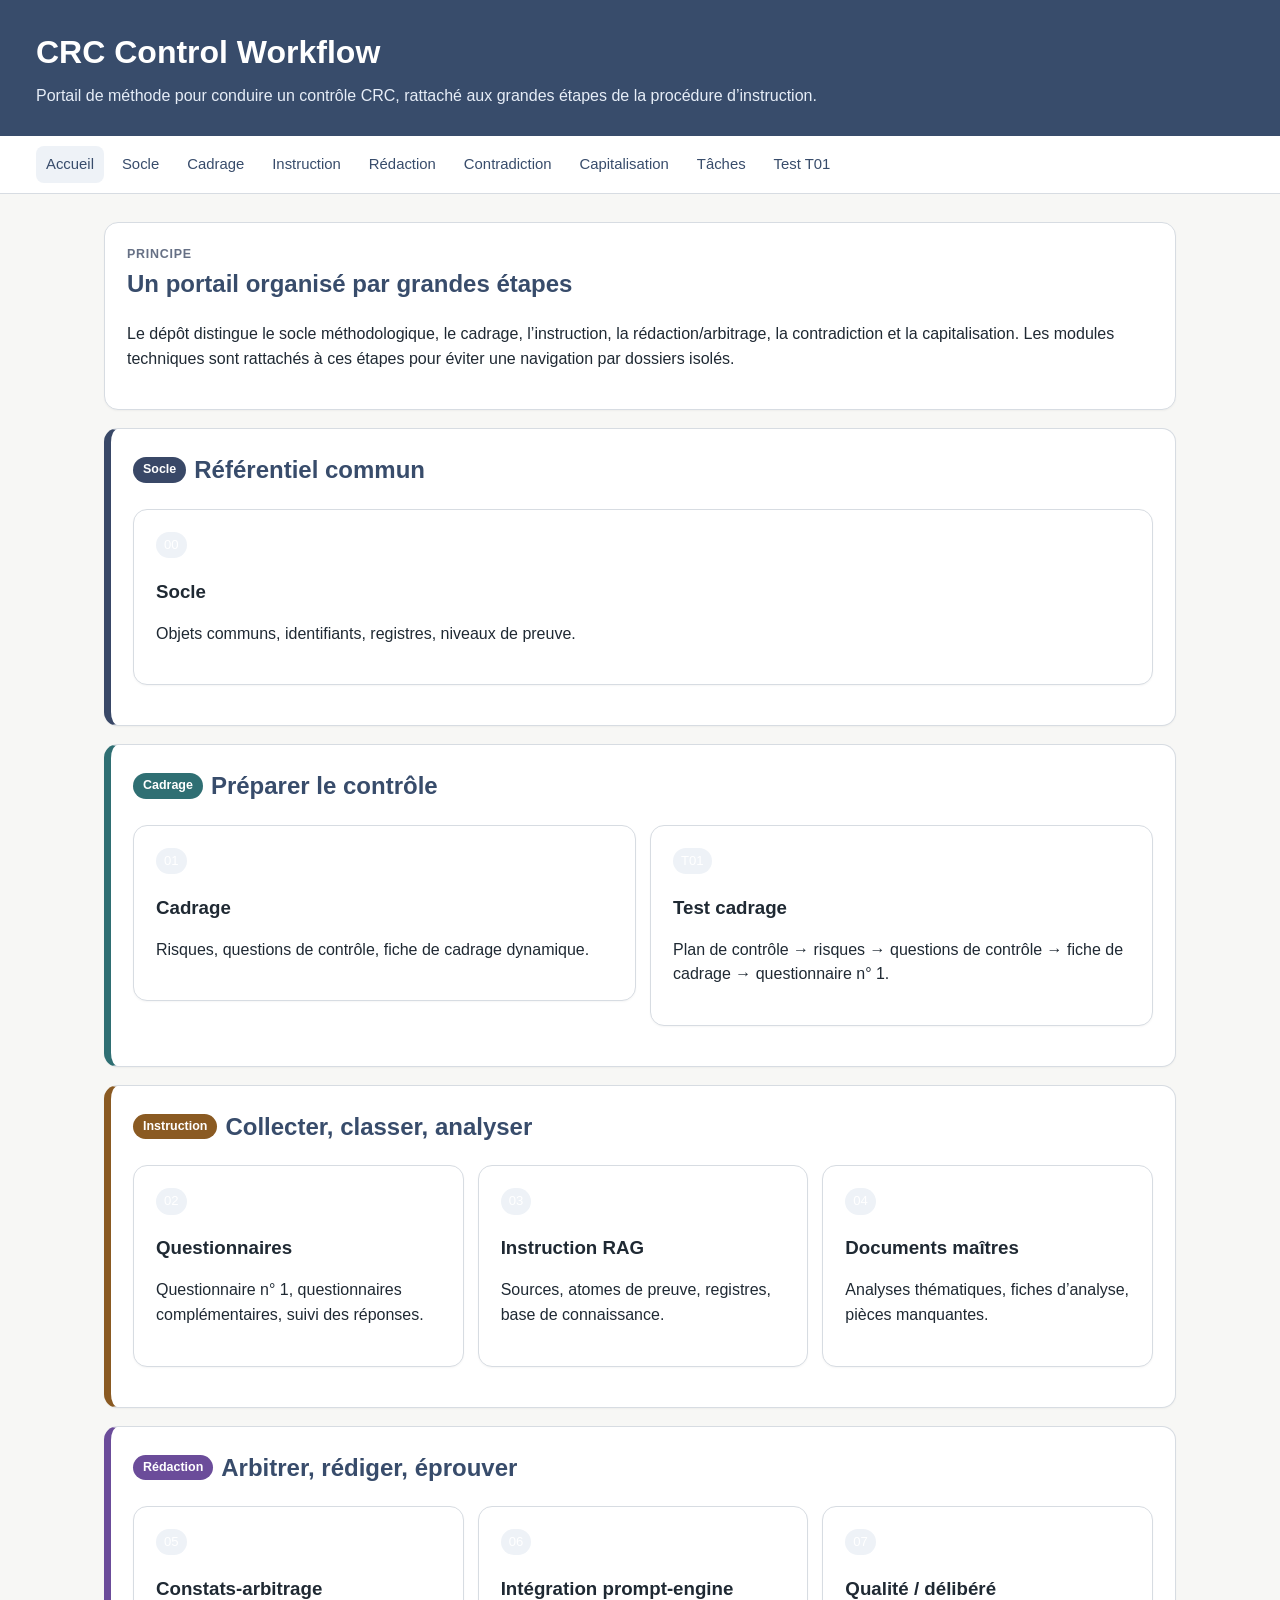
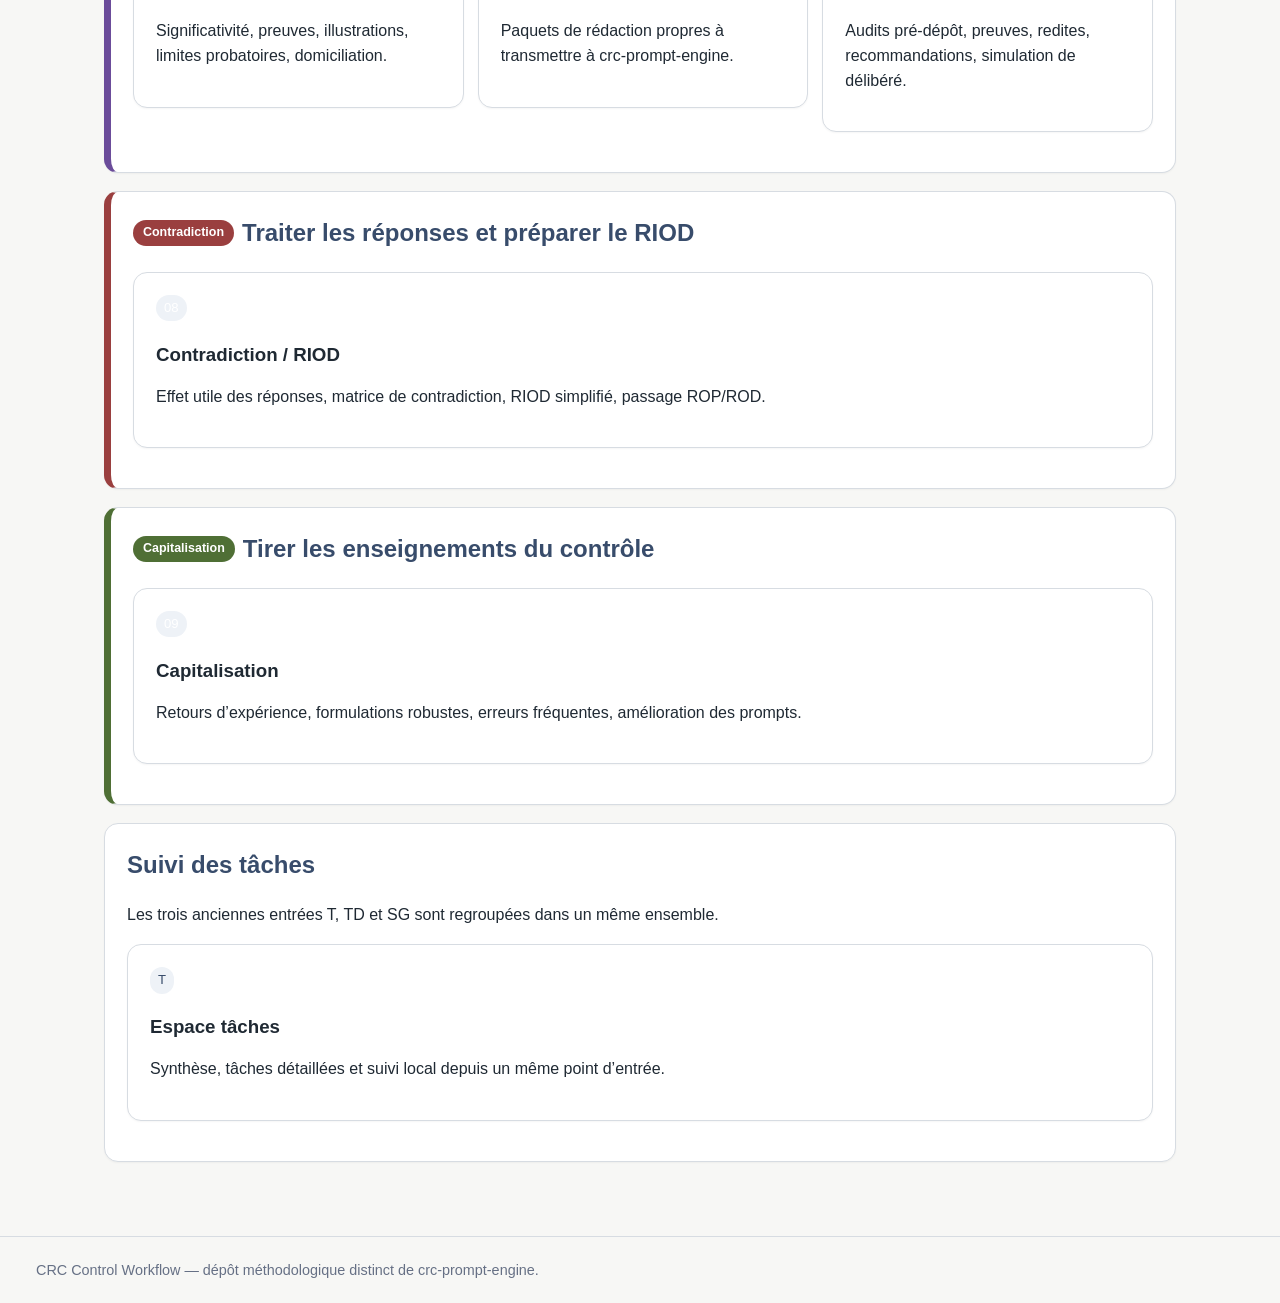
<file: index.html>
<!doctype html>
<html lang="fr">
<head>
  <meta charset="utf-8">
  <meta name="viewport" content="width=device-width, initial-scale=1">
  <title>CRC Control Workflow</title>
  <link rel="stylesheet" href="assets/css/style.css">
</head>
<body>
  <header>
    <h1>CRC Control Workflow</h1>
    <p>Portail de méthode pour conduire un contrôle CRC, rattaché aux grandes étapes de la procédure d’instruction.</p>
  </header>
  <nav>
    <a class="active" href="index.html">Accueil</a>
    <a href="web/00-socle.html">Socle</a>
    <a href="web/01-cadrage.html">Cadrage</a>
    <a href="web/02-questionnaires.html">Instruction</a>
    <a href="web/05-constats-arbitrage.html">Rédaction</a>
    <a href="web/08-contradiction-riod.html">Contradiction</a>
    <a href="web/09-capitalisation.html">Capitalisation</a>
    <a href="web/taches.html">Tâches</a>
    <a href="web/tests-t01.html">Test T01</a>
  </nav>
  <main>
    <section class="card">
      <div class="kicker">Principe</div>
      <h2>Un portail organisé par grandes étapes</h2>
      <p>Le dépôt distingue le socle méthodologique, le cadrage, l’instruction, la rédaction/arbitrage, la contradiction et la capitalisation. Les modules techniques sont rattachés à ces étapes pour éviter une navigation par dossiers isolés.</p>
    </section>

    <section class="card stage stage-socle">
      <h2><span class="stage-label">Socle</span> Référentiel commun</h2>
      <div class="grid">
        <a class="module-link" href="web/00-socle.html"><div class="card"><span class="badge socle">00</span><h3>Socle</h3><p>Objets communs, identifiants, registres, niveaux de preuve.</p></div></a>
      </div>
    </section>

    <section class="card stage stage-cadrage">
      <h2><span class="stage-label">Cadrage</span> Préparer le contrôle</h2>
      <div class="grid">
        <a class="module-link" href="web/01-cadrage.html"><div class="card"><span class="badge cadrage">01</span><h3>Cadrage</h3><p>Risques, questions de contrôle, fiche de cadrage dynamique.</p></div></a>
        <a class="module-link" href="web/tests-t01.html"><div class="card"><span class="badge cadrage">T01</span><h3>Test cadrage</h3><p>Plan de contrôle → risques → questions de contrôle → fiche de cadrage → questionnaire n° 1.</p></div></a>
      </div>
    </section>

    <section class="card stage stage-instruction">
      <h2><span class="stage-label">Instruction</span> Collecter, classer, analyser</h2>
      <div class="grid">
        <a class="module-link" href="web/02-questionnaires.html"><div class="card"><span class="badge instruction">02</span><h3>Questionnaires</h3><p>Questionnaire n° 1, questionnaires complémentaires, suivi des réponses.</p></div></a>
        <a class="module-link" href="web/03-instruction-rag.html"><div class="card"><span class="badge instruction">03</span><h3>Instruction RAG</h3><p>Sources, atomes de preuve, registres, base de connaissance.</p></div></a>
        <a class="module-link" href="web/04-documents-maitres.html"><div class="card"><span class="badge instruction">04</span><h3>Documents maîtres</h3><p>Analyses thématiques, fiches d’analyse, pièces manquantes.</p></div></a>
      </div>
    </section>

    <section class="card stage stage-redaction">
      <h2><span class="stage-label">Rédaction</span> Arbitrer, rédiger, éprouver</h2>
      <div class="grid">
        <a class="module-link" href="web/05-constats-arbitrage.html"><div class="card"><span class="badge redaction">05</span><h3>Constats-arbitrage</h3><p>Significativité, preuves, illustrations, limites probatoires, domiciliation.</p></div></a>
        <a class="module-link" href="web/06-integration-prompt-engine.html"><div class="card"><span class="badge redaction">06</span><h3>Intégration prompt-engine</h3><p>Paquets de rédaction propres à transmettre à crc-prompt-engine.</p></div></a>
        <a class="module-link" href="web/07-qualite-delibere.html"><div class="card"><span class="badge redaction">07</span><h3>Qualité / délibéré</h3><p>Audits pré-dépôt, preuves, redites, recommandations, simulation de délibéré.</p></div></a>
      </div>
    </section>

    <section class="card stage stage-contradiction">
      <h2><span class="stage-label">Contradiction</span> Traiter les réponses et préparer le RIOD</h2>
      <div class="grid">
        <a class="module-link" href="web/08-contradiction-riod.html"><div class="card"><span class="badge contradiction">08</span><h3>Contradiction / RIOD</h3><p>Effet utile des réponses, matrice de contradiction, RIOD simplifié, passage ROP/ROD.</p></div></a>
      </div>
    </section>

    <section class="card stage stage-capitalisation">
      <h2><span class="stage-label">Capitalisation</span> Tirer les enseignements du contrôle</h2>
      <div class="grid">
        <a class="module-link" href="web/09-capitalisation.html"><div class="card"><span class="badge capitalisation">09</span><h3>Capitalisation</h3><p>Retours d’expérience, formulations robustes, erreurs fréquentes, amélioration des prompts.</p></div></a>
      </div>
    </section>

    <section class="card">
      <h2>Suivi des tâches</h2>
      <p>Les trois anciennes entrées T, TD et SG sont regroupées dans un même ensemble.</p>
      <div class="grid">
        <a class="module-link" href="web/taches.html"><div class="card"><span class="badge">T</span><h3>Espace tâches</h3><p>Synthèse, tâches détaillées et suivi local depuis un même point d’entrée.</p></div></a>
      </div>
    </section>
  </main>
  <footer>CRC Control Workflow — dépôt méthodologique distinct de crc-prompt-engine.</footer>
</body>
</html>
</file>
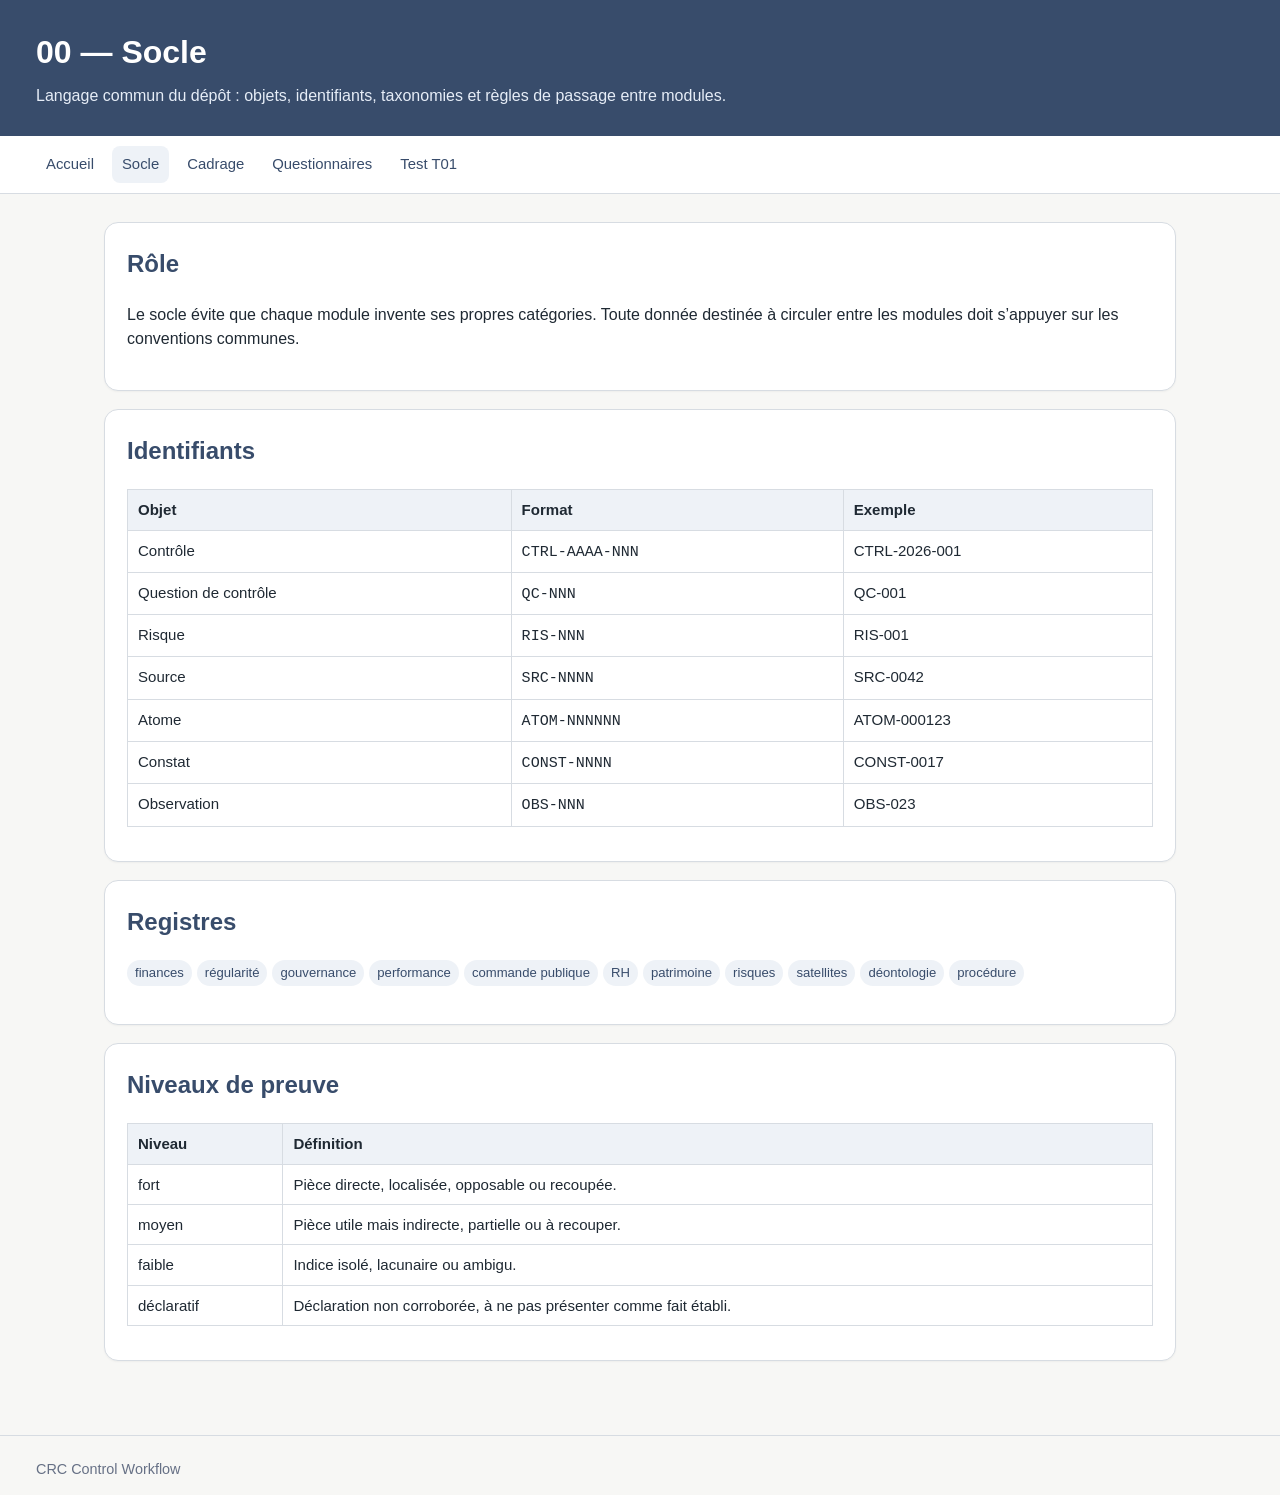
<file: web/00-socle.html>
<!doctype html><html lang="fr"><head><meta charset="utf-8"><meta name="viewport" content="width=device-width, initial-scale=1"><title>00 Socle</title><link rel="stylesheet" href="../assets/css/style.css"></head><body><header><h1>00 — Socle</h1><p>Langage commun du dépôt : objets, identifiants, taxonomies et règles de passage entre modules.</p></header><nav><a href="../index.html">Accueil</a><a class="active" href="00-socle.html">Socle</a><a href="01-cadrage.html">Cadrage</a><a href="02-questionnaires.html">Questionnaires</a><a href="tests-t01.html">Test T01</a></nav><main><section class="card"><h2>Rôle</h2><p>Le socle évite que chaque module invente ses propres catégories. Toute donnée destinée à circuler entre les modules doit s’appuyer sur les conventions communes.</p></section><section class="card"><h2>Identifiants</h2><table><tr><th>Objet</th><th>Format</th><th>Exemple</th></tr><tr><td>Contrôle</td><td><code>CTRL-AAAA-NNN</code></td><td>CTRL-2026-001</td></tr><tr><td>Question de contrôle</td><td><code>QC-NNN</code></td><td>QC-001</td></tr><tr><td>Risque</td><td><code>RIS-NNN</code></td><td>RIS-001</td></tr><tr><td>Source</td><td><code>SRC-NNNN</code></td><td>SRC-0042</td></tr><tr><td>Atome</td><td><code>ATOM-NNNNNN</code></td><td>ATOM-000123</td></tr><tr><td>Constat</td><td><code>CONST-NNNN</code></td><td>CONST-0017</td></tr><tr><td>Observation</td><td><code>OBS-NNN</code></td><td>OBS-023</td></tr></table></section><section class="card"><h2>Registres</h2><p><span class="badge">finances</span><span class="badge">régularité</span><span class="badge">gouvernance</span><span class="badge">performance</span><span class="badge">commande publique</span><span class="badge">RH</span><span class="badge">patrimoine</span><span class="badge">risques</span><span class="badge">satellites</span><span class="badge">déontologie</span><span class="badge">procédure</span></p></section><section class="card"><h2>Niveaux de preuve</h2><table><tr><th>Niveau</th><th>Définition</th></tr><tr><td>fort</td><td>Pièce directe, localisée, opposable ou recoupée.</td></tr><tr><td>moyen</td><td>Pièce utile mais indirecte, partielle ou à recouper.</td></tr><tr><td>faible</td><td>Indice isolé, lacunaire ou ambigu.</td></tr><tr><td>déclaratif</td><td>Déclaration non corroborée, à ne pas présenter comme fait établi.</td></tr></table></section></main><footer>CRC Control Workflow</footer></body></html>
</file>
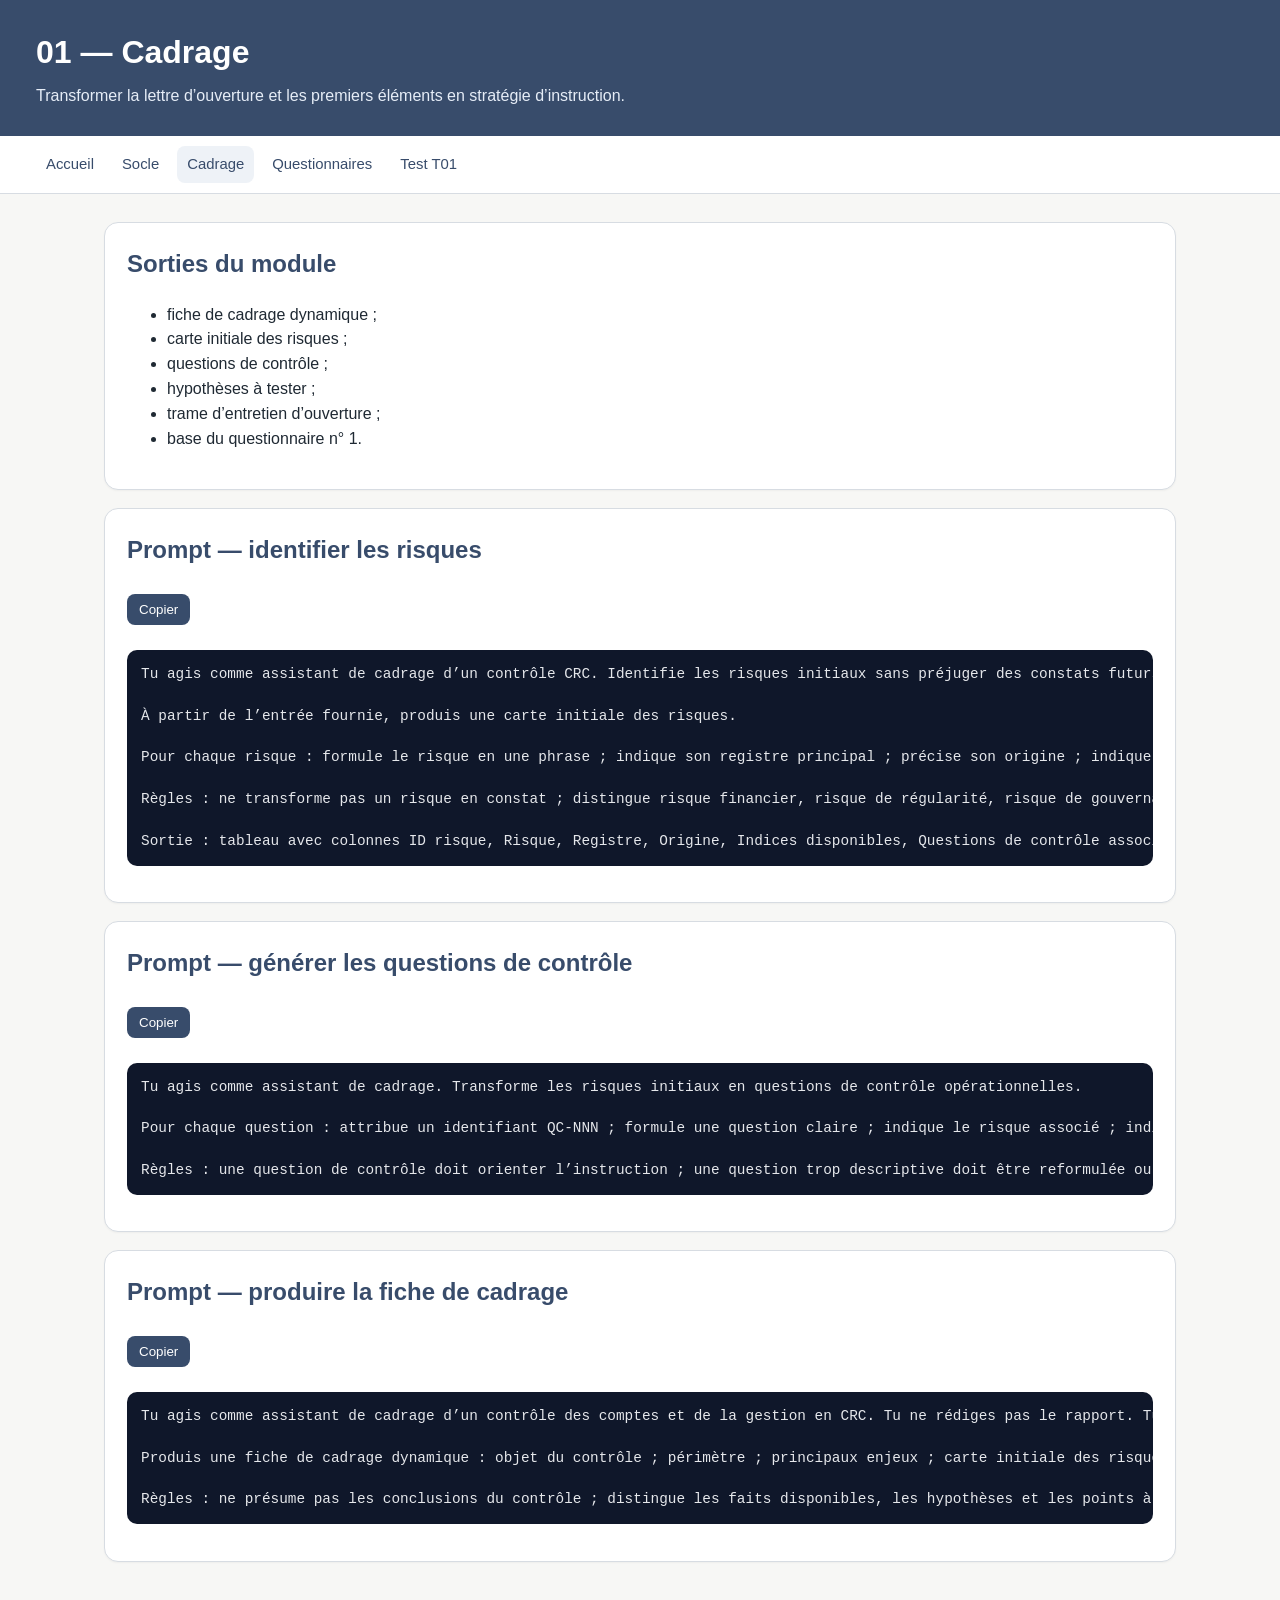
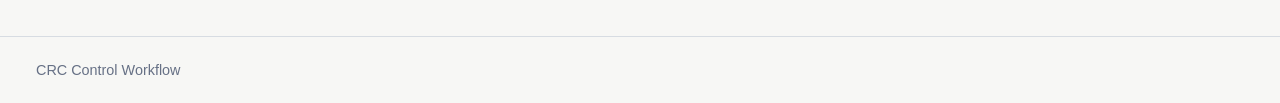
<file: web/01-cadrage.html>
<!doctype html><html lang="fr"><head><meta charset="utf-8"><meta name="viewport" content="width=device-width, initial-scale=1"><title>01 Cadrage</title><link rel="stylesheet" href="../assets/css/style.css"><script src="../assets/js/app.js" defer></script></head><body><header><h1>01 — Cadrage</h1><p>Transformer la lettre d’ouverture et les premiers éléments en stratégie d’instruction.</p></header><nav><a href="../index.html">Accueil</a><a href="00-socle.html">Socle</a><a class="active" href="01-cadrage.html">Cadrage</a><a href="02-questionnaires.html">Questionnaires</a><a href="tests-t01.html">Test T01</a></nav><main><section class="card"><h2>Sorties du module</h2><ul><li>fiche de cadrage dynamique ;</li><li>carte initiale des risques ;</li><li>questions de contrôle ;</li><li>hypothèses à tester ;</li><li>trame d’entretien d’ouverture ;</li><li>base du questionnaire n° 1.</li></ul></section><section class="card"><h2>Prompt — identifier les risques</h2><button class="copy" data-copy="prompt-risques" onclick="copyText('prompt-risques')">Copier</button><pre id="prompt-risques">Tu agis comme assistant de cadrage d’un contrôle CRC. Identifie les risques initiaux sans préjuger des constats futurs.

À partir de l’entrée fournie, produis une carte initiale des risques.

Pour chaque risque : formule le risque en une phrase ; indique son registre principal ; précise son origine ; indique les indices disponibles ; propose les questions de contrôle associées ; indique les pièces ou données nécessaires ; qualifie la priorité.

Règles : ne transforme pas un risque en constat ; distingue risque financier, risque de régularité, risque de gouvernance, risque de performance et risque de soutenabilité ; signale les risques séduisants mais trop faibles ou hors champ ; propose un nombre limité de risques centraux.

Sortie : tableau avec colonnes ID risque, Risque, Registre, Origine, Indices disponibles, Questions de contrôle associées, Pièces nécessaires, Priorité.</pre></section><section class="card"><h2>Prompt — générer les questions de contrôle</h2><button class="copy" data-copy="prompt-qc" onclick="copyText('prompt-qc')">Copier</button><pre id="prompt-qc">Tu agis comme assistant de cadrage. Transforme les risques initiaux en questions de contrôle opérationnelles.

Pour chaque question : attribue un identifiant QC-NNN ; formule une question claire ; indique le risque associé ; indique l’hypothèse à tester ; précise les données ou pièces nécessaires ; propose le mode de vérification ; qualifie la priorité.

Règles : une question de contrôle doit orienter l’instruction ; une question trop descriptive doit être reformulée ou écartée ; limite les questions centrales ; ne confonds pas question de contrôle et question de questionnaire.</pre></section><section class="card"><h2>Prompt — produire la fiche de cadrage</h2><button class="copy" data-copy="prompt-cadrage" onclick="copyText('prompt-cadrage')">Copier</button><pre id="prompt-cadrage">Tu agis comme assistant de cadrage d’un contrôle des comptes et de la gestion en CRC. Tu ne rédiges pas le rapport. Tu aides à transformer les premiers éléments disponibles en stratégie d’instruction.

Produis une fiche de cadrage dynamique : objet du contrôle ; périmètre ; principaux enjeux ; carte initiale des risques ; questions de contrôle ; hypothèses à tester ; données et pièces nécessaires ; points à exclure ou à maintenir en vigilance ; premiers entretiens utiles ; conséquences pour le questionnaire n° 1.

Règles : ne présume pas les conclusions du contrôle ; distingue les faits disponibles, les hypothèses et les points à vérifier ; classe les risques selon quatre niveaux : central, utile, secondaire, hors champ ; signale les prudences juridiques ou probatoires.</pre></section></main><footer>CRC Control Workflow</footer></body></html>
</file>
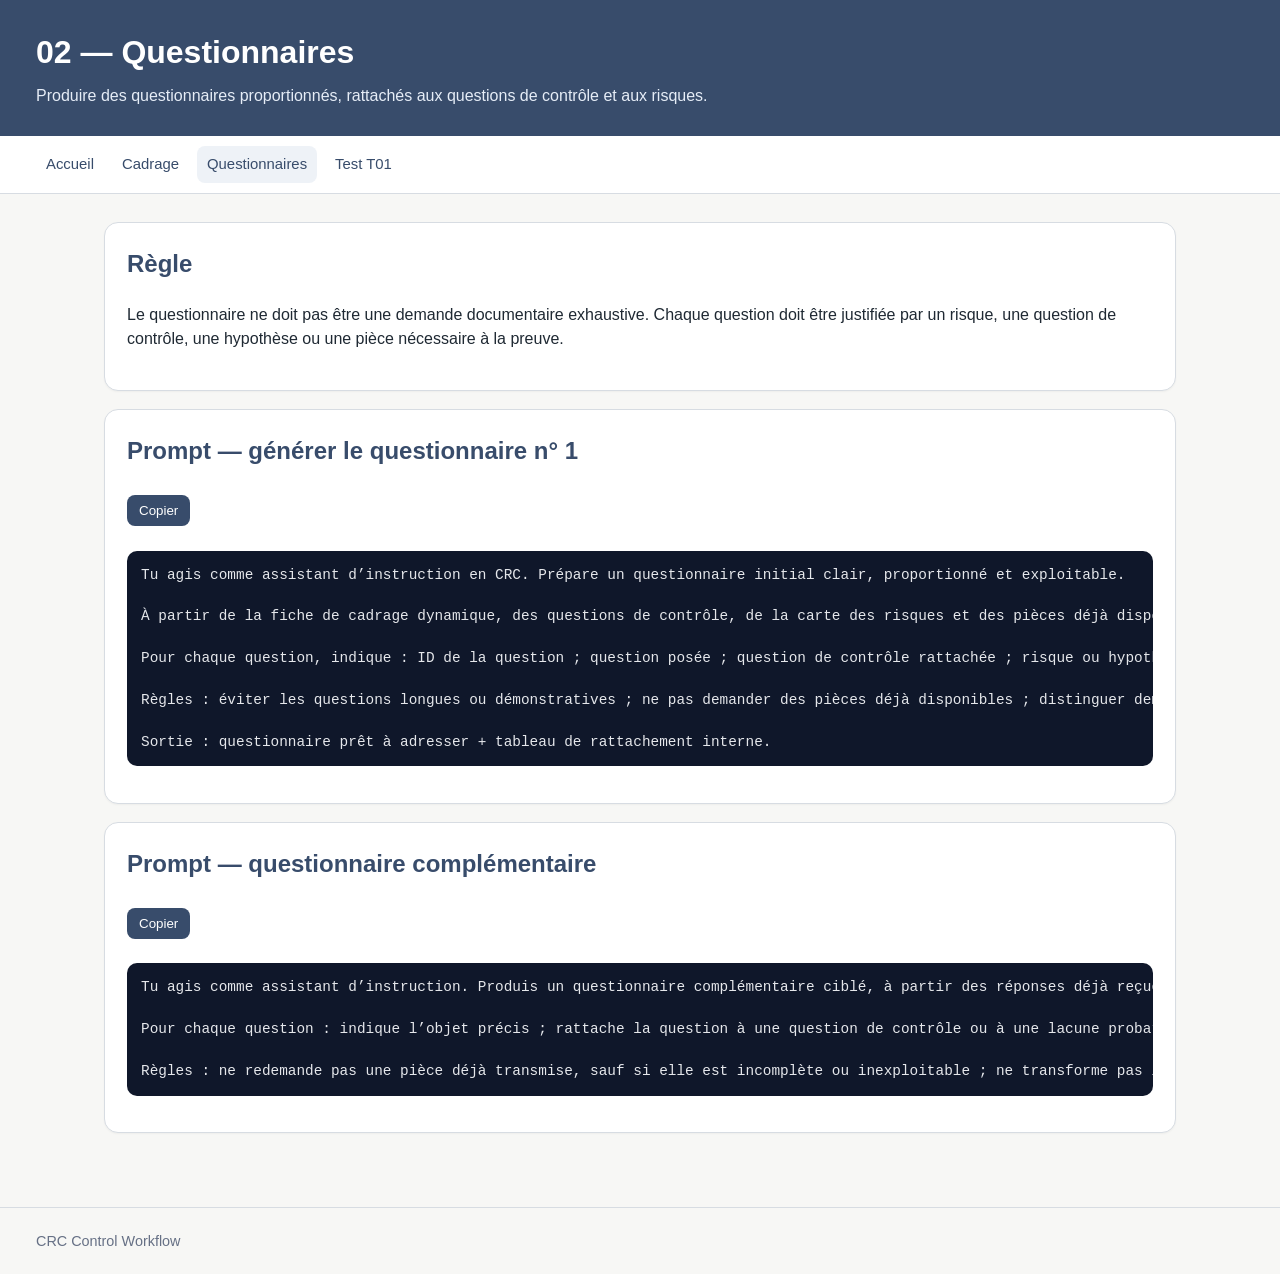
<file: web/02-questionnaires.html>
<!doctype html><html lang="fr"><head><meta charset="utf-8"><meta name="viewport" content="width=device-width, initial-scale=1"><title>02 Questionnaires</title><link rel="stylesheet" href="../assets/css/style.css"><script src="../assets/js/app.js" defer></script></head><body><header><h1>02 — Questionnaires</h1><p>Produire des questionnaires proportionnés, rattachés aux questions de contrôle et aux risques.</p></header><nav><a href="../index.html">Accueil</a><a href="01-cadrage.html">Cadrage</a><a class="active" href="02-questionnaires.html">Questionnaires</a><a href="tests-t01.html">Test T01</a></nav><main><section class="card"><h2>Règle</h2><p>Le questionnaire ne doit pas être une demande documentaire exhaustive. Chaque question doit être justifiée par un risque, une question de contrôle, une hypothèse ou une pièce nécessaire à la preuve.</p></section><section class="card"><h2>Prompt — générer le questionnaire n° 1</h2><button class="copy" data-copy="prompt-q1" onclick="copyText('prompt-q1')">Copier</button><pre id="prompt-q1">Tu agis comme assistant d’instruction en CRC. Prépare un questionnaire initial clair, proportionné et exploitable.

À partir de la fiche de cadrage dynamique, des questions de contrôle, de la carte des risques et des pièces déjà disponibles, produis un questionnaire n° 1 structuré, limité aux pièces et informations nécessaires au démarrage du contrôle.

Pour chaque question, indique : ID de la question ; question posée ; question de contrôle rattachée ; risque ou hypothèse concerné ; type de réponse attendu ; format attendu ; priorité.

Règles : éviter les questions longues ou démonstratives ; ne pas demander des pièces déjà disponibles ; distinguer demandes de pièces, demandes de données et demandes d’explication ; préférer les tableaux exploitables aux réponses narratives lorsque des données sont attendues ; adopter une formulation neutre et non accusatoire.

Sortie : questionnaire prêt à adresser + tableau de rattachement interne.</pre></section><section class="card"><h2>Prompt — questionnaire complémentaire</h2><button class="copy" data-copy="prompt-qcpl" onclick="copyText('prompt-qcpl')">Copier</button><pre id="prompt-qcpl">Tu agis comme assistant d’instruction. Produis un questionnaire complémentaire ciblé, à partir des réponses déjà reçues et des lacunes persistantes.

Pour chaque question : indique l’objet précis ; rattache la question à une question de contrôle ou à une lacune probatoire ; précise la pièce ou donnée attendue ; indique pourquoi la réponse précédente est insuffisante ; propose une priorité.

Règles : ne redemande pas une pièce déjà transmise, sauf si elle est incomplète ou inexploitable ; ne transforme pas le questionnaire en pré-contradiction ; les questions doivent être courtes, neutres et vérifiables ; limite le questionnaire aux points qui peuvent avoir une incidence sur le rapport.</pre></section></main><footer>CRC Control Workflow</footer></body></html>
</file>
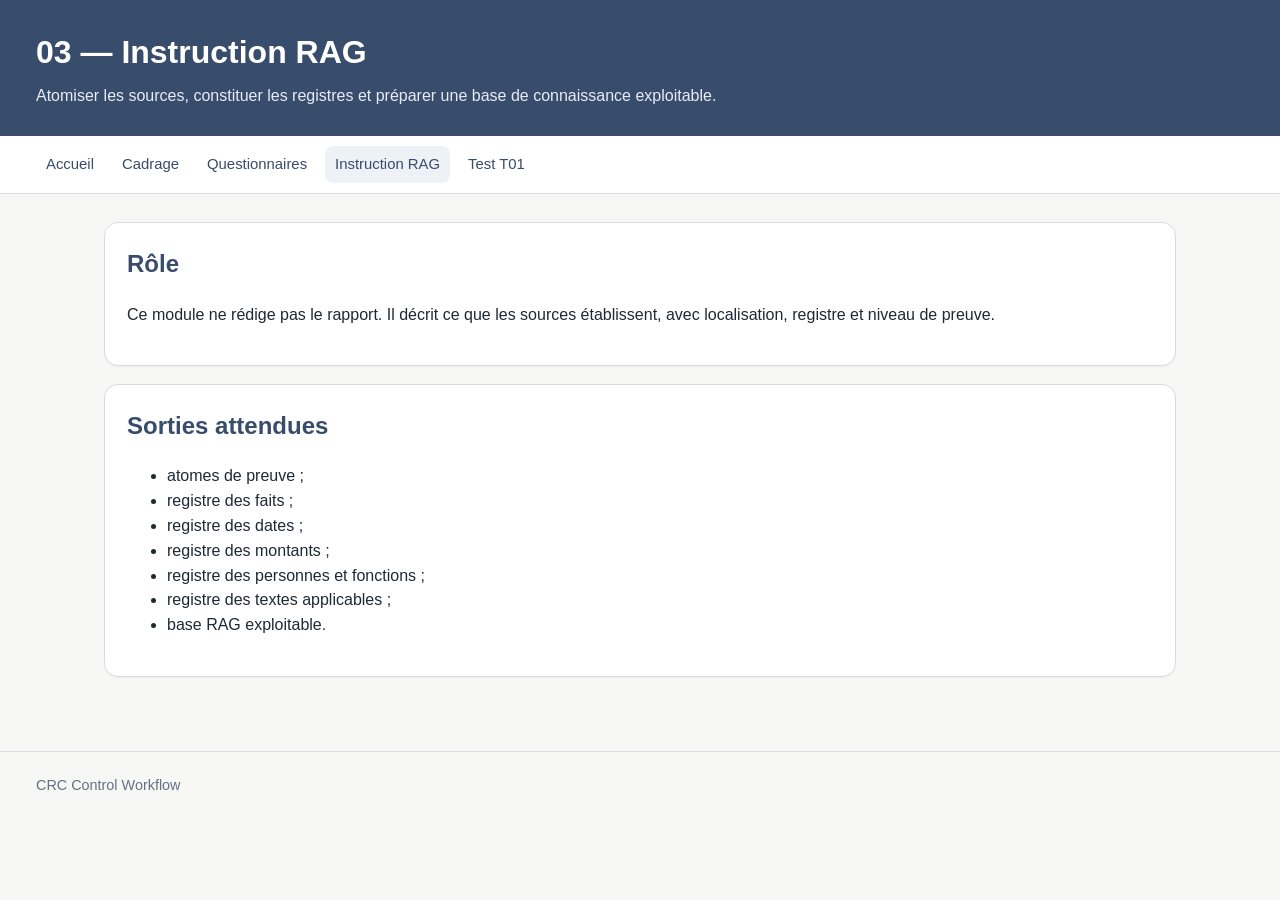
<file: web/03-instruction-rag.html>
<!doctype html><html lang="fr"><head><meta charset="utf-8"><meta name="viewport" content="width=device-width, initial-scale=1"><title>03 Instruction RAG</title><link rel="stylesheet" href="../assets/css/style.css"></head><body><header><h1>03 — Instruction RAG</h1><p>Atomiser les sources, constituer les registres et préparer une base de connaissance exploitable.</p></header><nav><a href="../index.html">Accueil</a><a href="01-cadrage.html">Cadrage</a><a href="02-questionnaires.html">Questionnaires</a><a class="active" href="03-instruction-rag.html">Instruction RAG</a><a href="tests-t01.html">Test T01</a></nav><main><section class="card"><h2>Rôle</h2><p>Ce module ne rédige pas le rapport. Il décrit ce que les sources établissent, avec localisation, registre et niveau de preuve.</p></section><section class="card"><h2>Sorties attendues</h2><ul><li>atomes de preuve ;</li><li>registre des faits ;</li><li>registre des dates ;</li><li>registre des montants ;</li><li>registre des personnes et fonctions ;</li><li>registre des textes applicables ;</li><li>base RAG exploitable.</li></ul></section></main><footer>CRC Control Workflow</footer></body></html>
</file>
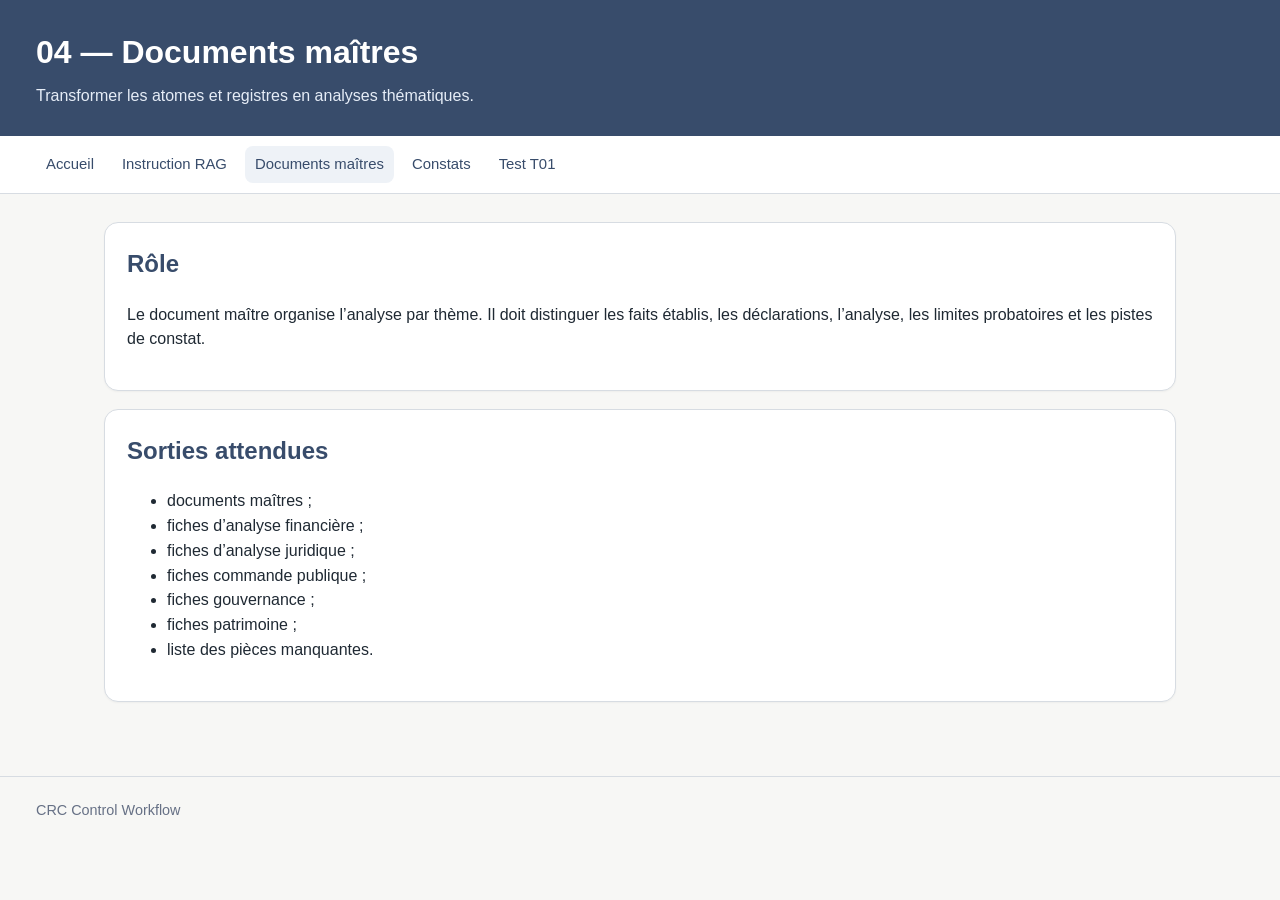
<file: web/04-documents-maitres.html>
<!doctype html><html lang="fr"><head><meta charset="utf-8"><meta name="viewport" content="width=device-width, initial-scale=1"><title>04 Documents maîtres</title><link rel="stylesheet" href="../assets/css/style.css"></head><body><header><h1>04 — Documents maîtres</h1><p>Transformer les atomes et registres en analyses thématiques.</p></header><nav><a href="../index.html">Accueil</a><a href="03-instruction-rag.html">Instruction RAG</a><a class="active" href="04-documents-maitres.html">Documents maîtres</a><a href="05-constats-arbitrage.html">Constats</a><a href="tests-t01.html">Test T01</a></nav><main><section class="card"><h2>Rôle</h2><p>Le document maître organise l’analyse par thème. Il doit distinguer les faits établis, les déclarations, l’analyse, les limites probatoires et les pistes de constat.</p></section><section class="card"><h2>Sorties attendues</h2><ul><li>documents maîtres ;</li><li>fiches d’analyse financière ;</li><li>fiches d’analyse juridique ;</li><li>fiches commande publique ;</li><li>fiches gouvernance ;</li><li>fiches patrimoine ;</li><li>liste des pièces manquantes.</li></ul></section></main><footer>CRC Control Workflow</footer></body></html>
</file>
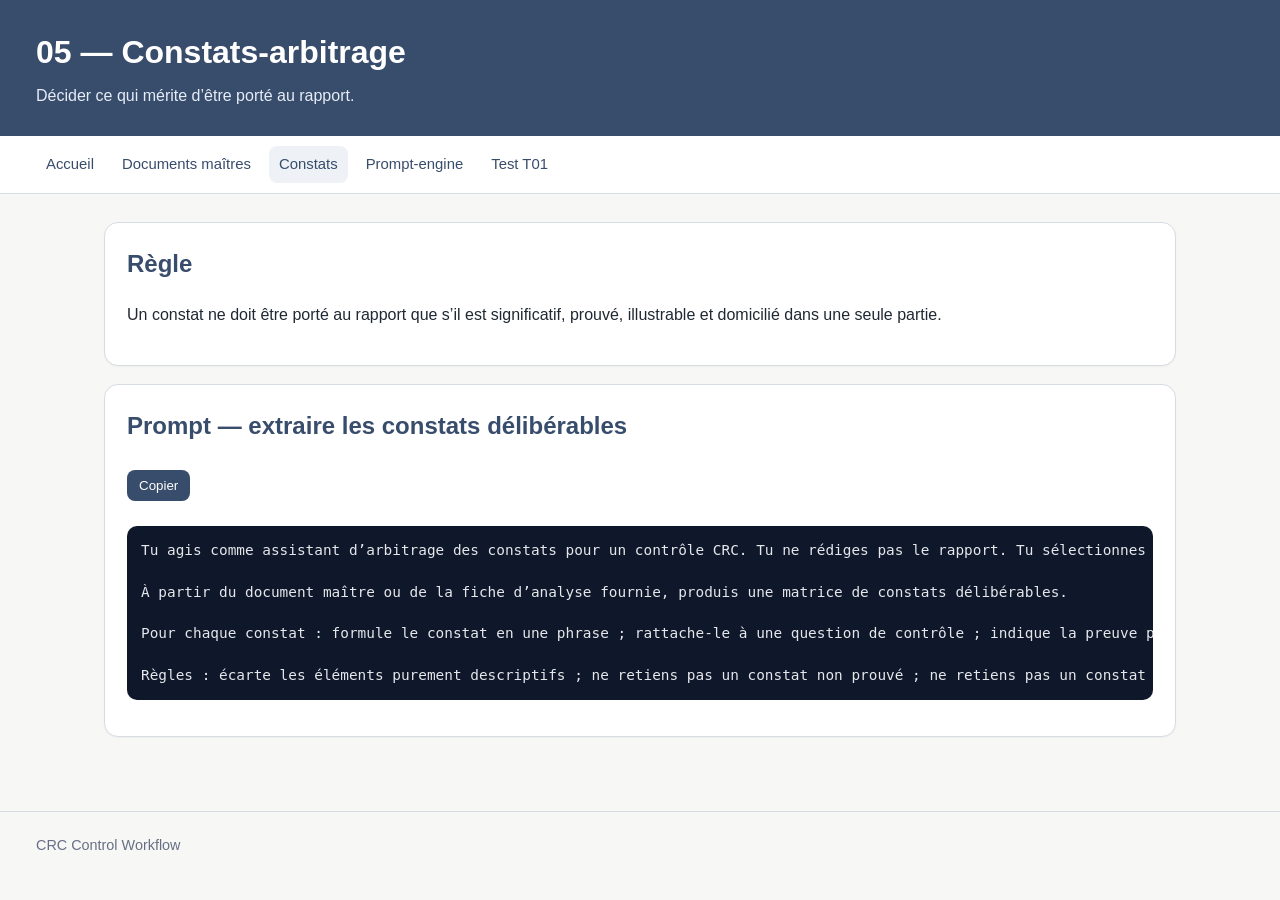
<file: web/05-constats-arbitrage.html>
<!doctype html><html lang="fr"><head><meta charset="utf-8"><meta name="viewport" content="width=device-width, initial-scale=1"><title>05 Constats-arbitrage</title><link rel="stylesheet" href="../assets/css/style.css"><script src="../assets/js/app.js" defer></script></head><body><header><h1>05 — Constats-arbitrage</h1><p>Décider ce qui mérite d’être porté au rapport.</p></header><nav><a href="../index.html">Accueil</a><a href="04-documents-maitres.html">Documents maîtres</a><a class="active" href="05-constats-arbitrage.html">Constats</a><a href="06-integration-prompt-engine.html">Prompt-engine</a><a href="tests-t01.html">Test T01</a></nav><main><section class="card"><h2>Règle</h2><p>Un constat ne doit être porté au rapport que s’il est significatif, prouvé, illustrable et domicilié dans une seule partie.</p></section><section class="card"><h2>Prompt — extraire les constats délibérables</h2><button class="copy" data-copy="prompt-constats" onclick="copyText('prompt-constats')">Copier</button><pre id="prompt-constats">Tu agis comme assistant d’arbitrage des constats pour un contrôle CRC. Tu ne rédiges pas le rapport. Tu sélectionnes les constats susceptibles d’être portés au RIOP.

À partir du document maître ou de la fiche d’analyse fournie, produis une matrice de constats délibérables.

Pour chaque constat : formule le constat en une phrase ; rattache-le à une question de contrôle ; indique la preuve principale ; indique l’illustration obligatoire dans le corps du rapport ; qualifie la portée ; qualifie la significativité ; mentionne les limites probatoires ; mentionne les arguments contraires connus ; propose une domiciliation unique ; propose une décision : garder, réduire, déplacer, annexer, compléter, abandonner.

Règles : écarte les éléments purement descriptifs ; ne retiens pas un constat non prouvé ; ne retiens pas un constat significatif sans illustration possible ; ne confonds pas fait établi, déclaration et analyse ; signale les constats qui relèvent d’une note séparée ou d’une suite sensible.</pre></section></main><footer>CRC Control Workflow</footer></body></html>
</file>
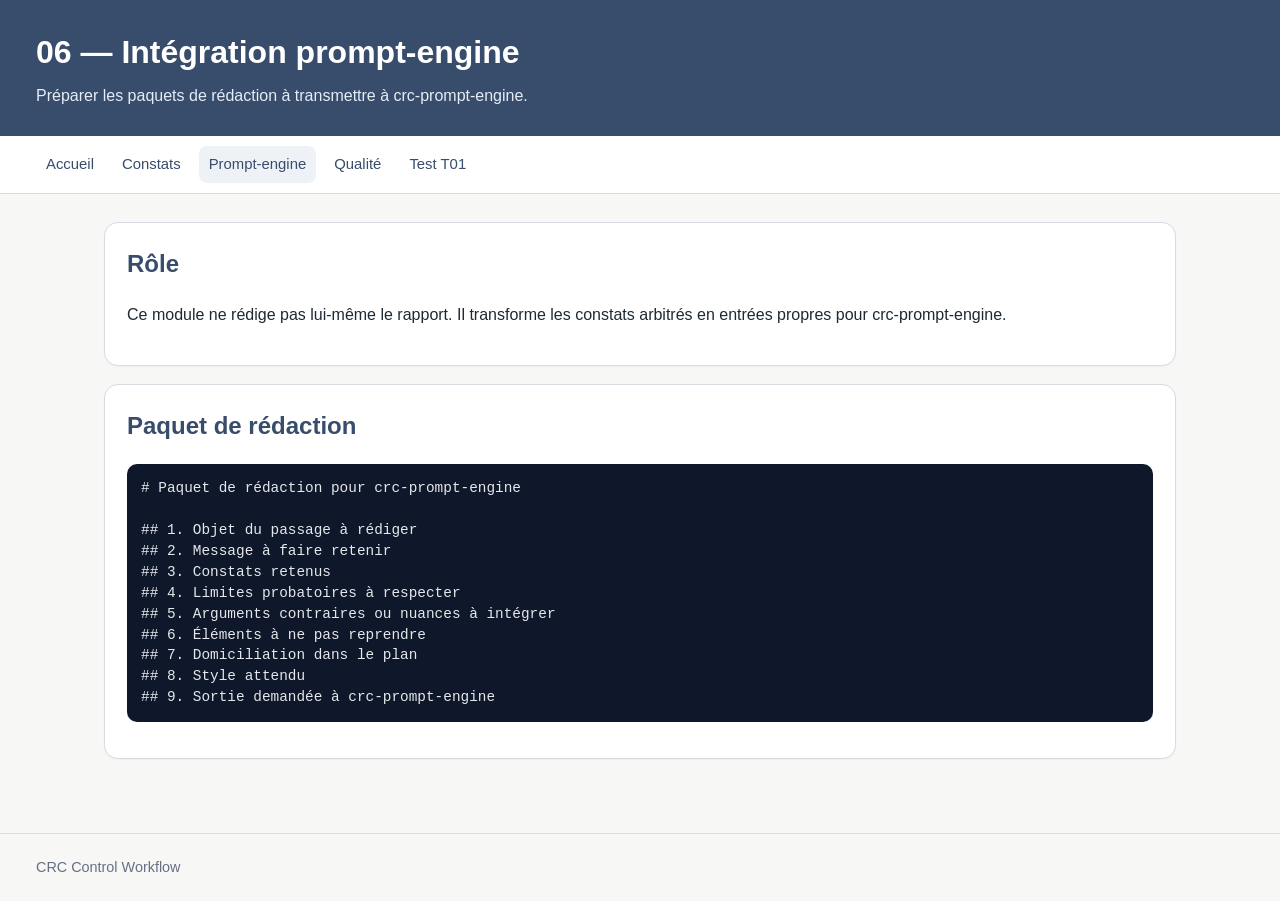
<file: web/06-integration-prompt-engine.html>
<!doctype html><html lang="fr"><head><meta charset="utf-8"><meta name="viewport" content="width=device-width, initial-scale=1"><title>06 Intégration prompt-engine</title><link rel="stylesheet" href="../assets/css/style.css"></head><body><header><h1>06 — Intégration prompt-engine</h1><p>Préparer les paquets de rédaction à transmettre à crc-prompt-engine.</p></header><nav><a href="../index.html">Accueil</a><a href="05-constats-arbitrage.html">Constats</a><a class="active" href="06-integration-prompt-engine.html">Prompt-engine</a><a href="07-qualite-delibere.html">Qualité</a><a href="tests-t01.html">Test T01</a></nav><main><section class="card"><h2>Rôle</h2><p>Ce module ne rédige pas lui-même le rapport. Il transforme les constats arbitrés en entrées propres pour crc-prompt-engine.</p></section><section class="card"><h2>Paquet de rédaction</h2><pre># Paquet de rédaction pour crc-prompt-engine

## 1. Objet du passage à rédiger
## 2. Message à faire retenir
## 3. Constats retenus
## 4. Limites probatoires à respecter
## 5. Arguments contraires ou nuances à intégrer
## 6. Éléments à ne pas reprendre
## 7. Domiciliation dans le plan
## 8. Style attendu
## 9. Sortie demandée à crc-prompt-engine</pre></section></main><footer>CRC Control Workflow</footer></body></html>
</file>
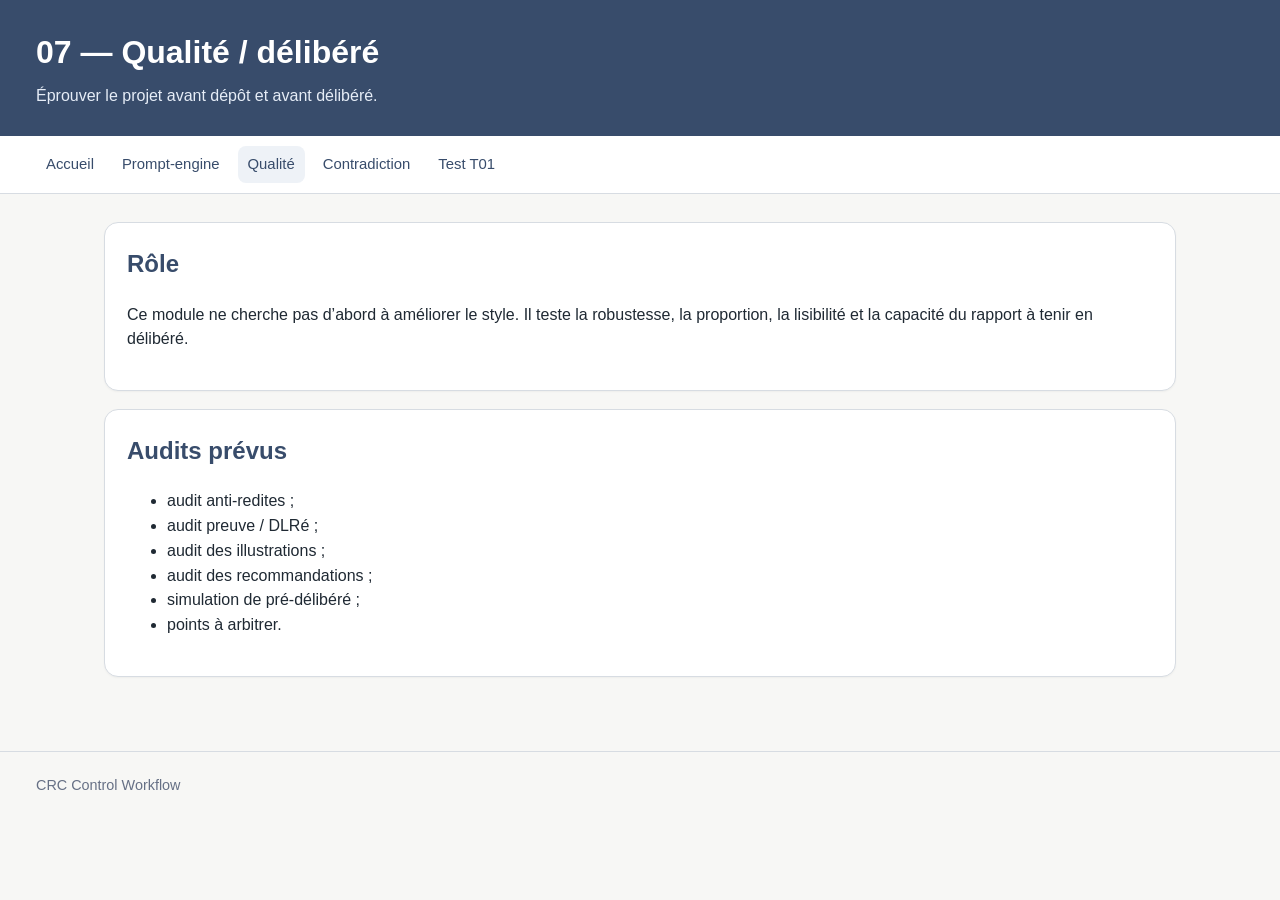
<file: web/07-qualite-delibere.html>
<!doctype html><html lang="fr"><head><meta charset="utf-8"><meta name="viewport" content="width=device-width, initial-scale=1"><title>07 Qualité délibéré</title><link rel="stylesheet" href="../assets/css/style.css"></head><body><header><h1>07 — Qualité / délibéré</h1><p>Éprouver le projet avant dépôt et avant délibéré.</p></header><nav><a href="../index.html">Accueil</a><a href="06-integration-prompt-engine.html">Prompt-engine</a><a class="active" href="07-qualite-delibere.html">Qualité</a><a href="08-contradiction-riod.html">Contradiction</a><a href="tests-t01.html">Test T01</a></nav><main><section class="card"><h2>Rôle</h2><p>Ce module ne cherche pas d’abord à améliorer le style. Il teste la robustesse, la proportion, la lisibilité et la capacité du rapport à tenir en délibéré.</p></section><section class="card"><h2>Audits prévus</h2><ul><li>audit anti-redites ;</li><li>audit preuve / DLRé ;</li><li>audit des illustrations ;</li><li>audit des recommandations ;</li><li>simulation de pré-délibéré ;</li><li>points à arbitrer.</li></ul></section></main><footer>CRC Control Workflow</footer></body></html>
</file>
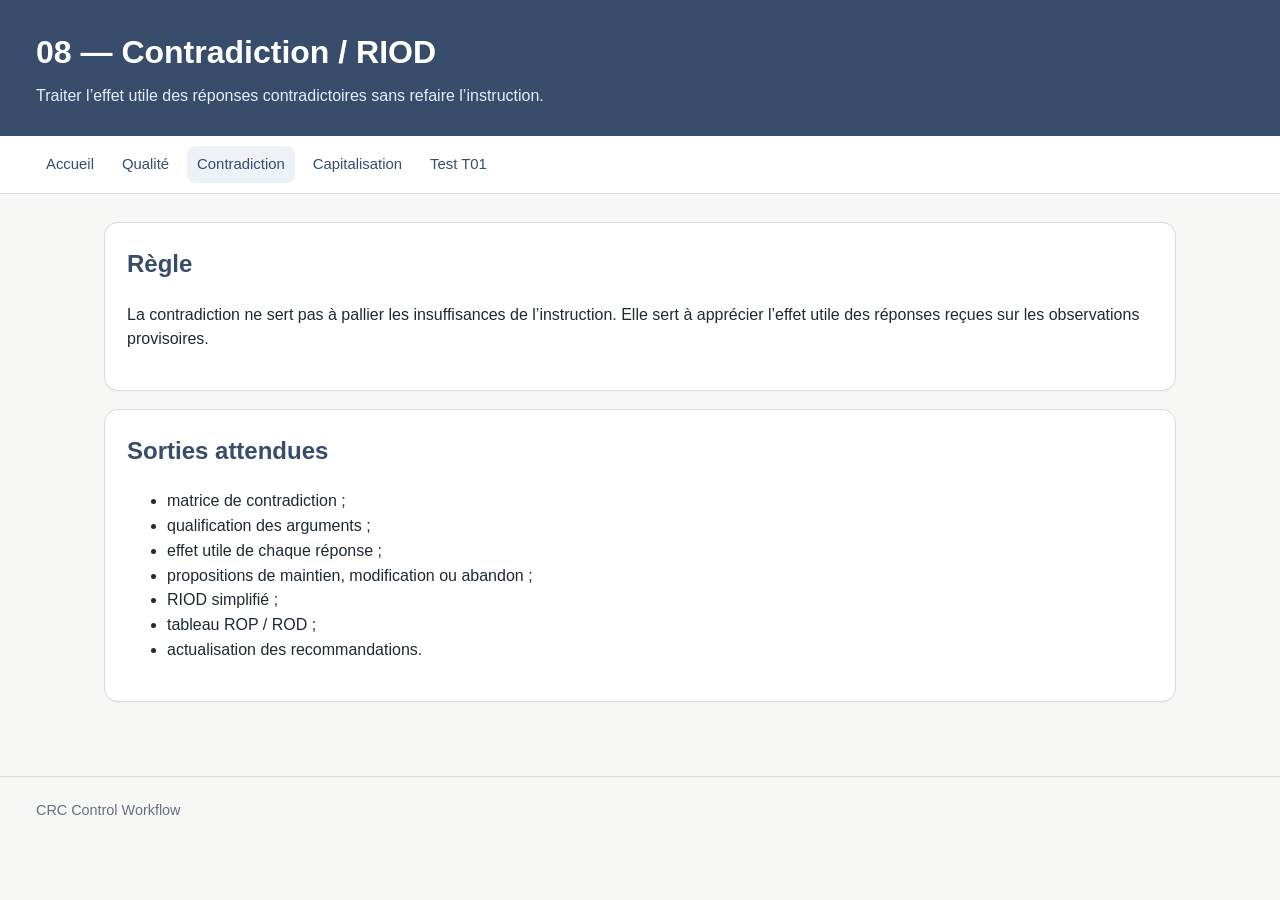
<file: web/08-contradiction-riod.html>
<!doctype html><html lang="fr"><head><meta charset="utf-8"><meta name="viewport" content="width=device-width, initial-scale=1"><title>08 Contradiction RIOD</title><link rel="stylesheet" href="../assets/css/style.css"></head><body><header><h1>08 — Contradiction / RIOD</h1><p>Traiter l’effet utile des réponses contradictoires sans refaire l’instruction.</p></header><nav><a href="../index.html">Accueil</a><a href="07-qualite-delibere.html">Qualité</a><a class="active" href="08-contradiction-riod.html">Contradiction</a><a href="09-capitalisation.html">Capitalisation</a><a href="tests-t01.html">Test T01</a></nav><main><section class="card"><h2>Règle</h2><p>La contradiction ne sert pas à pallier les insuffisances de l’instruction. Elle sert à apprécier l’effet utile des réponses reçues sur les observations provisoires.</p></section><section class="card"><h2>Sorties attendues</h2><ul><li>matrice de contradiction ;</li><li>qualification des arguments ;</li><li>effet utile de chaque réponse ;</li><li>propositions de maintien, modification ou abandon ;</li><li>RIOD simplifié ;</li><li>tableau ROP / ROD ;</li><li>actualisation des recommandations.</li></ul></section></main><footer>CRC Control Workflow</footer></body></html>
</file>
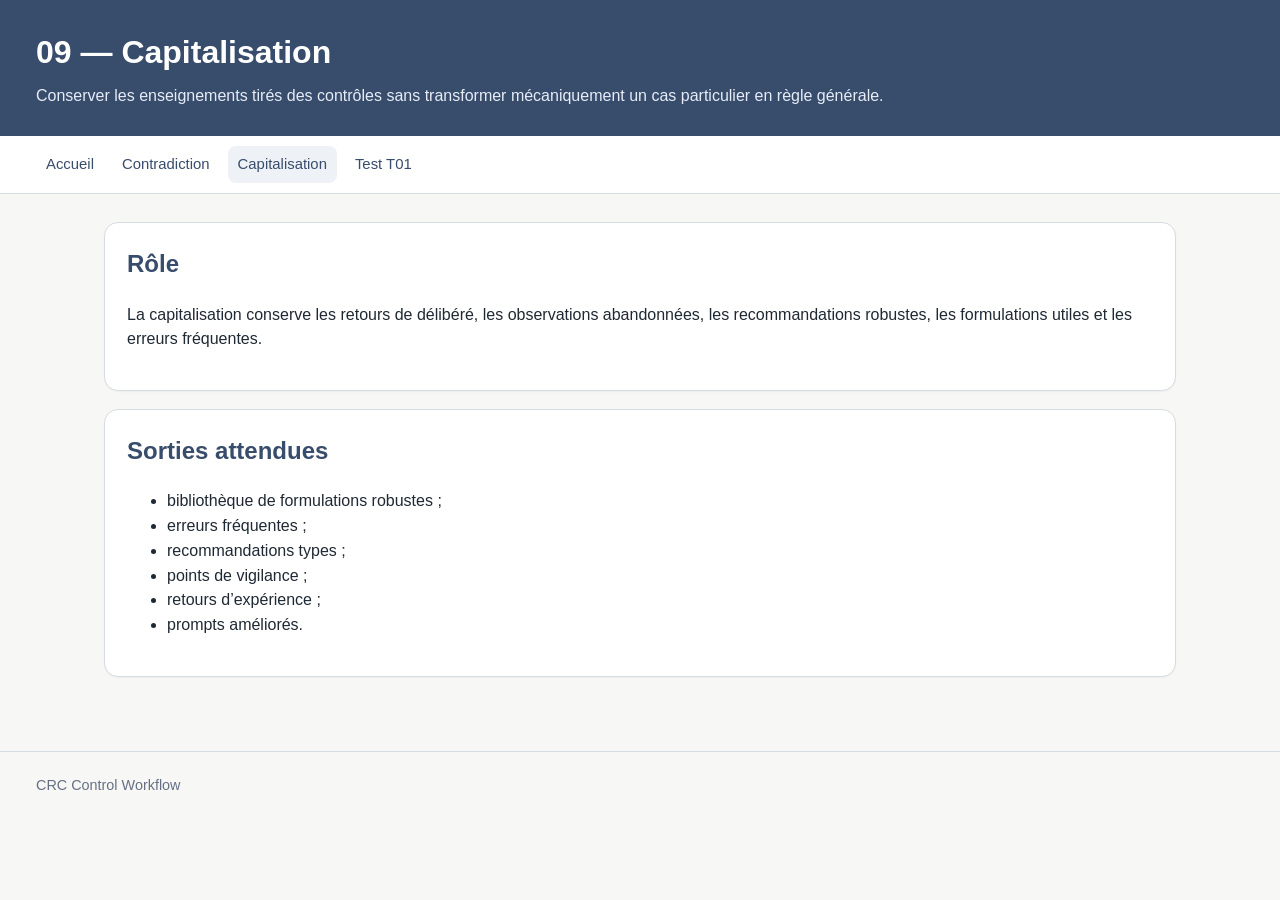
<file: web/09-capitalisation.html>
<!doctype html><html lang="fr"><head><meta charset="utf-8"><meta name="viewport" content="width=device-width, initial-scale=1"><title>09 Capitalisation</title><link rel="stylesheet" href="../assets/css/style.css"></head><body><header><h1>09 — Capitalisation</h1><p>Conserver les enseignements tirés des contrôles sans transformer mécaniquement un cas particulier en règle générale.</p></header><nav><a href="../index.html">Accueil</a><a href="08-contradiction-riod.html">Contradiction</a><a class="active" href="09-capitalisation.html">Capitalisation</a><a href="tests-t01.html">Test T01</a></nav><main><section class="card"><h2>Rôle</h2><p>La capitalisation conserve les retours de délibéré, les observations abandonnées, les recommandations robustes, les formulations utiles et les erreurs fréquentes.</p></section><section class="card"><h2>Sorties attendues</h2><ul><li>bibliothèque de formulations robustes ;</li><li>erreurs fréquentes ;</li><li>recommandations types ;</li><li>points de vigilance ;</li><li>retours d’expérience ;</li><li>prompts améliorés.</li></ul></section></main><footer>CRC Control Workflow</footer></body></html>
</file>
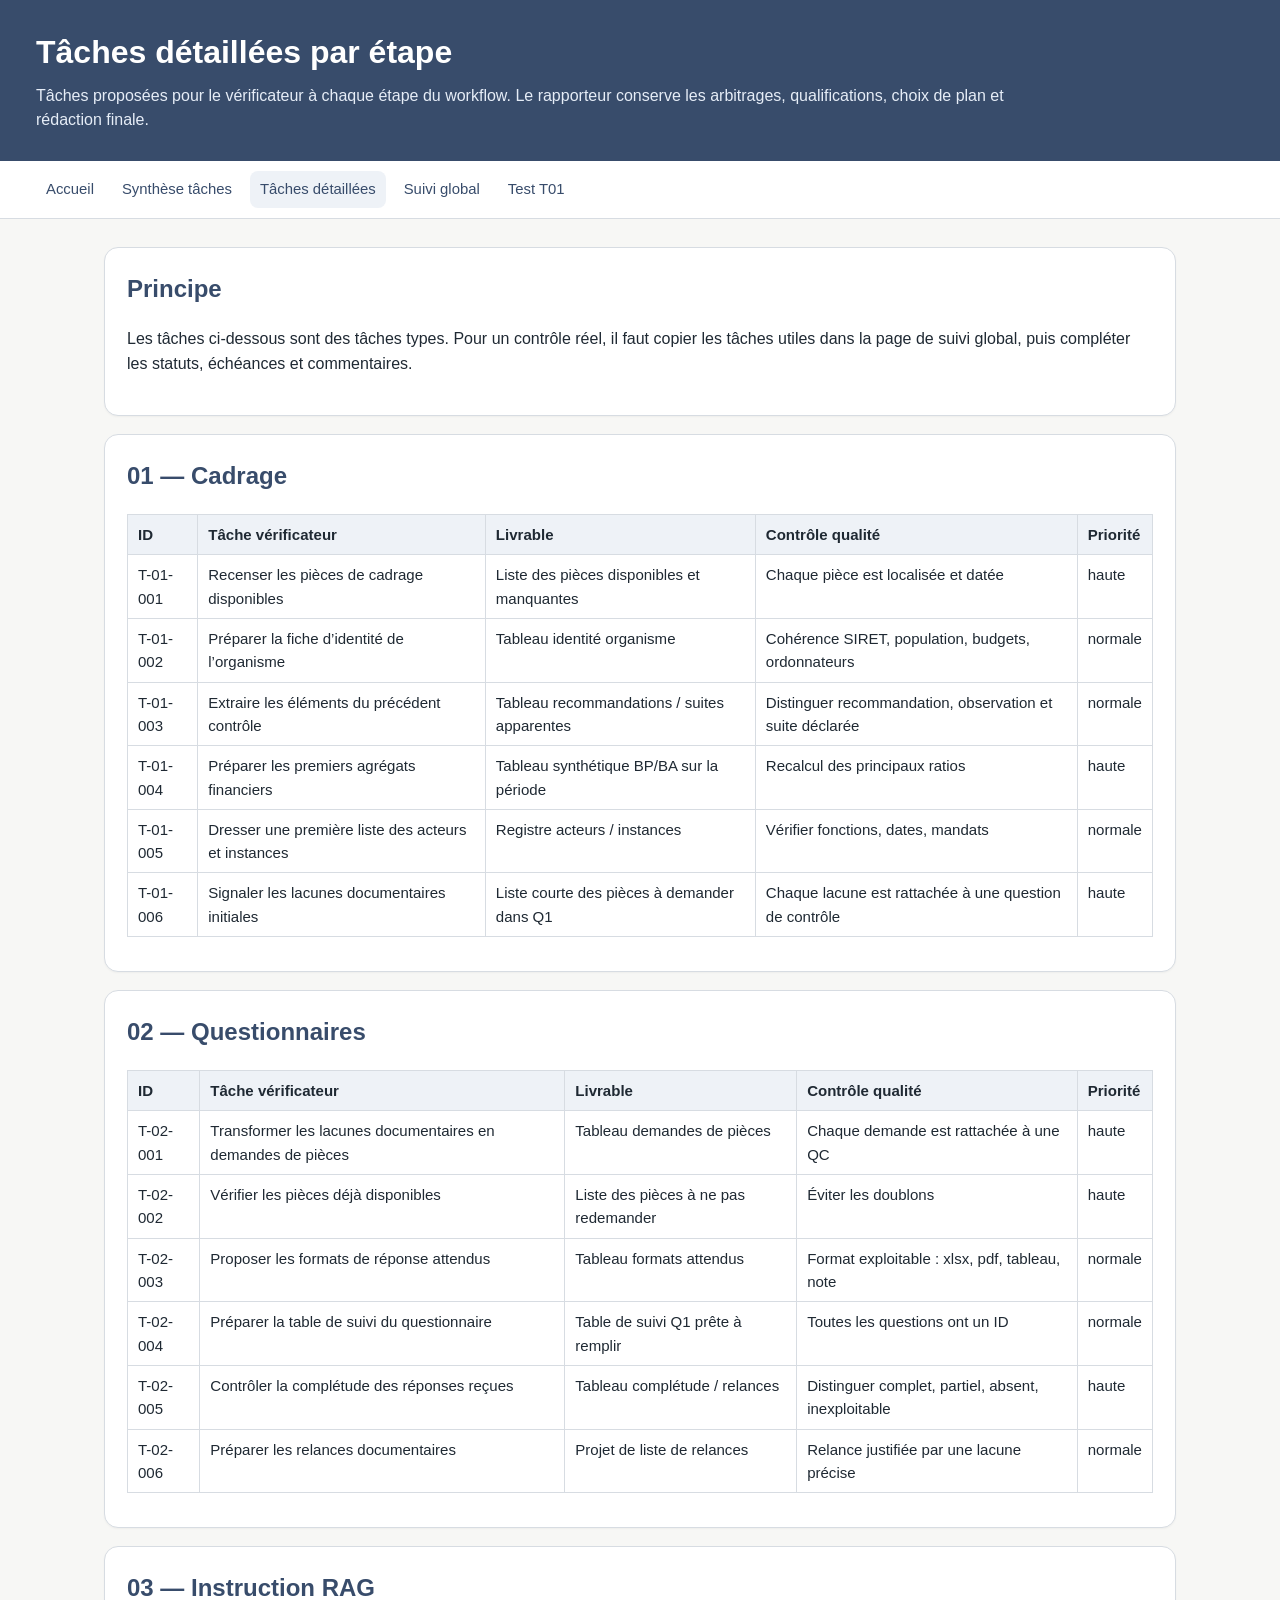
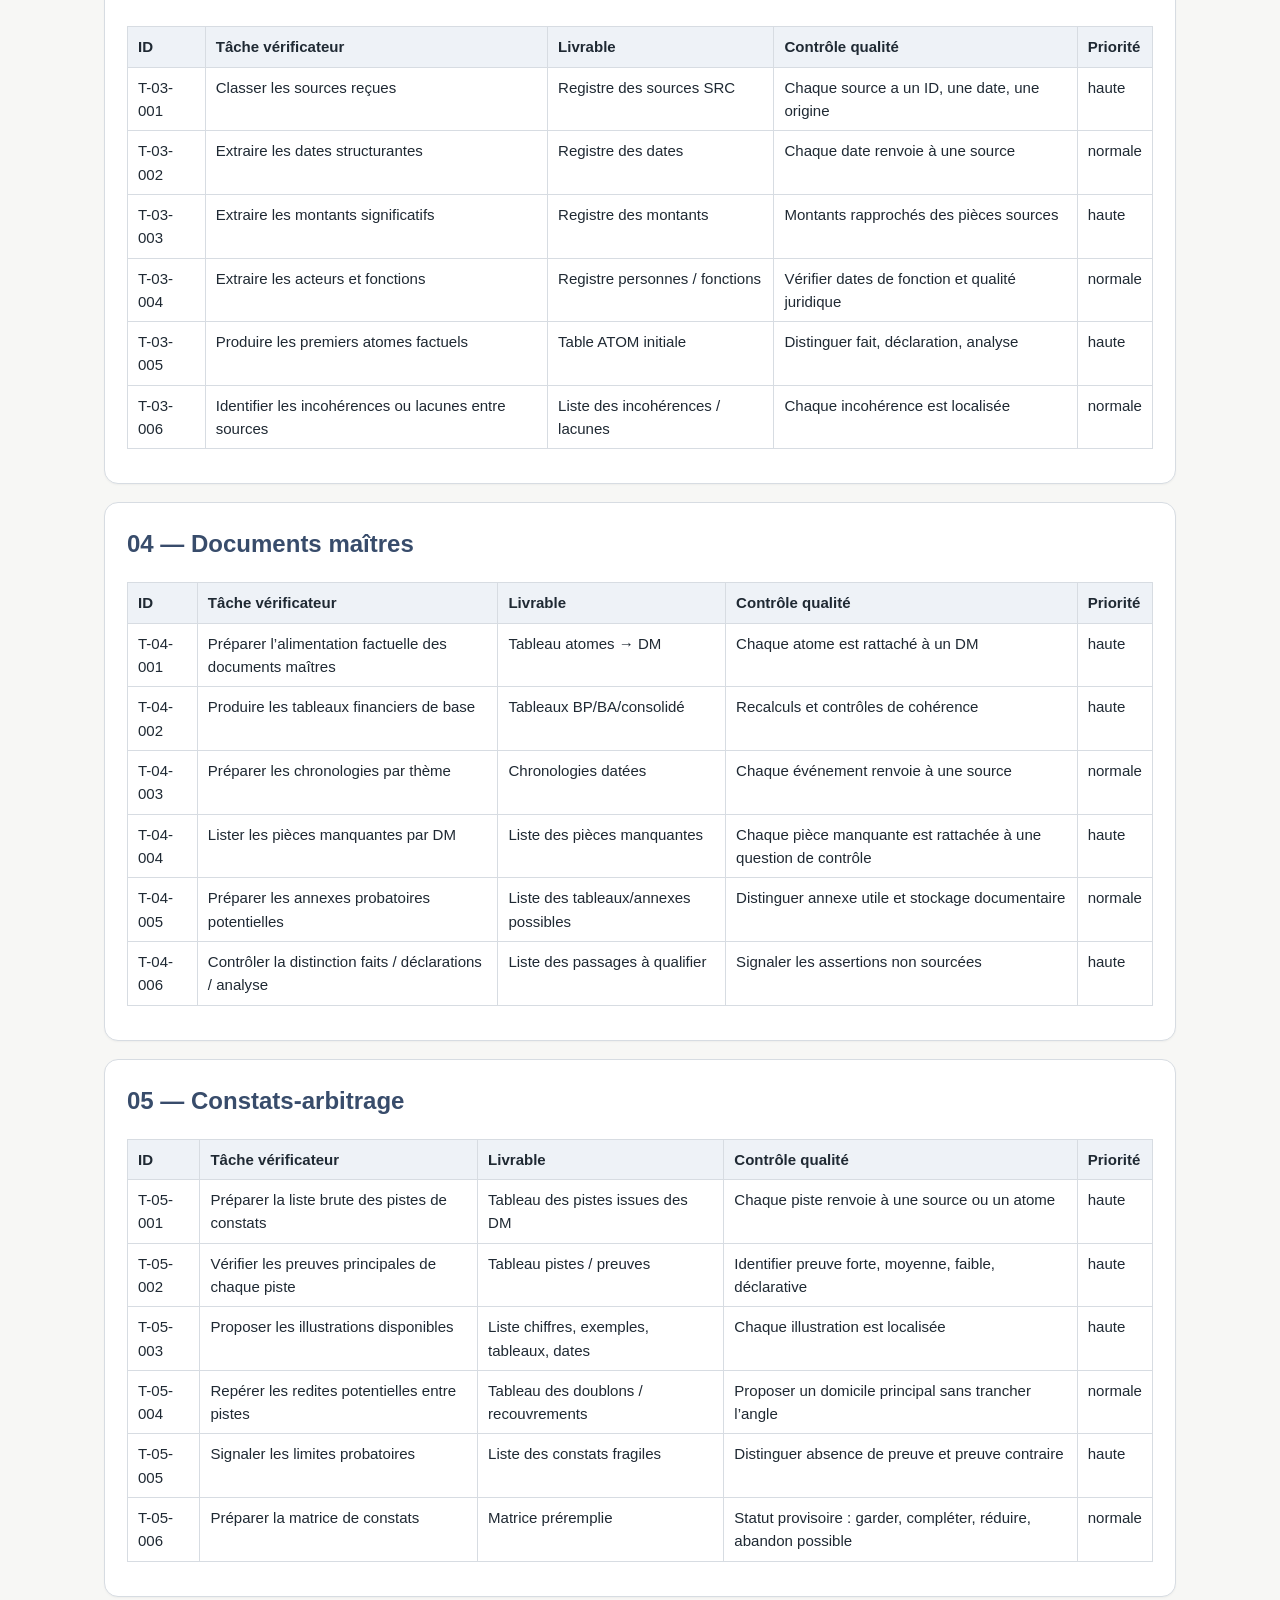
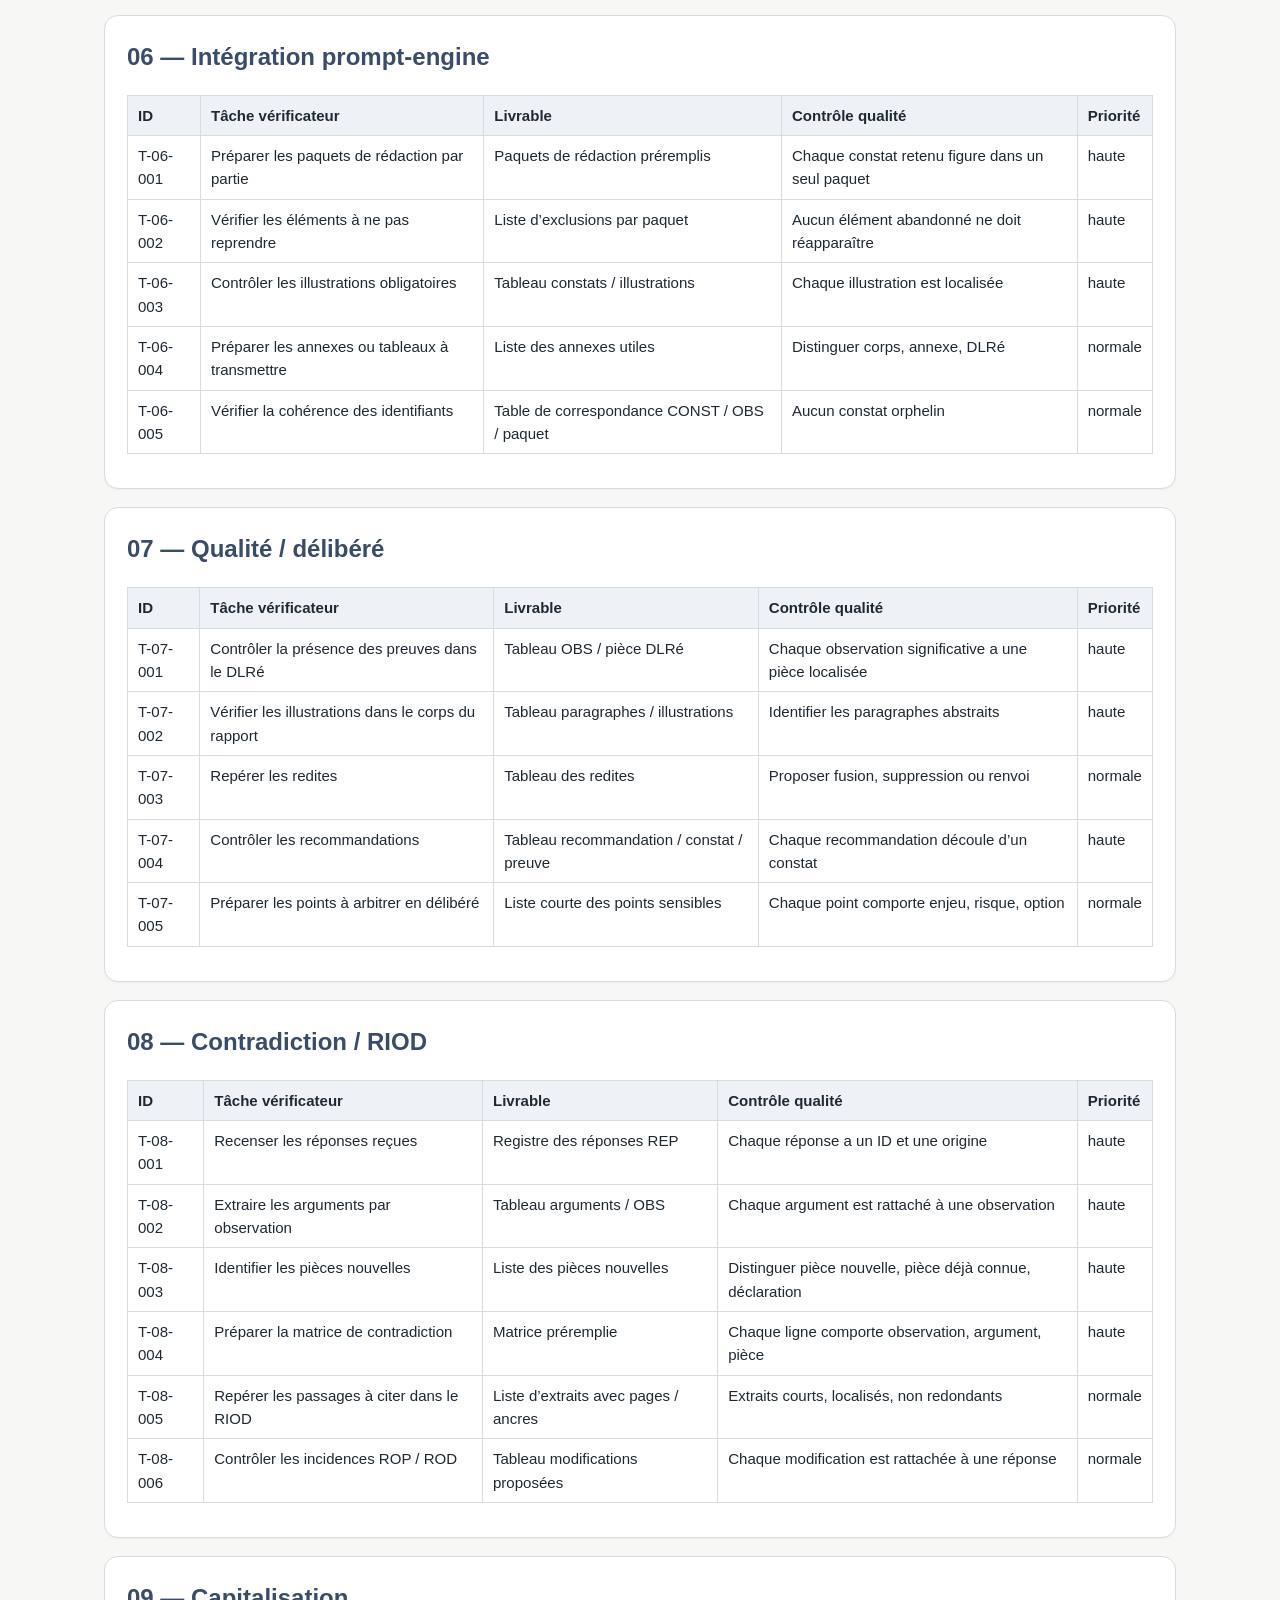
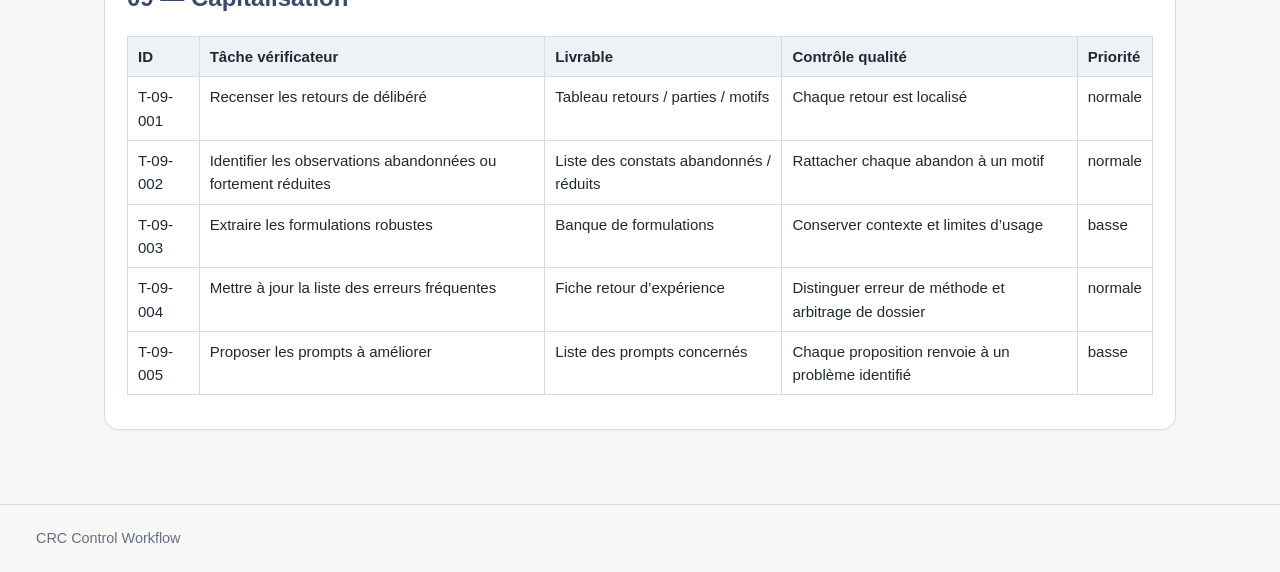
<file: web/taches-detail.html>
<!doctype html>
<html lang="fr">
<head>
  <meta charset="utf-8">
  <meta name="viewport" content="width=device-width, initial-scale=1">
  <title>Tâches détaillées</title>
  <link rel="stylesheet" href="../assets/css/style.css">
</head>
<body>
<header>
  <h1>Tâches détaillées par étape</h1>
  <p>Tâches proposées pour le vérificateur à chaque étape du workflow. Le rapporteur conserve les arbitrages, qualifications, choix de plan et rédaction finale.</p>
</header>
<nav>
  <a href="../index.html">Accueil</a>
  <a href="taches.html">Synthèse tâches</a>
  <a class="active" href="taches-detail.html">Tâches détaillées</a>
  <a href="taches-suivi.html">Suivi global</a>
  <a href="tests-t01.html">Test T01</a>
</nav>
<main>
<section class="card">
  <h2>Principe</h2>
  <p>Les tâches ci-dessous sont des tâches types. Pour un contrôle réel, il faut copier les tâches utiles dans la page de suivi global, puis compléter les statuts, échéances et commentaires.</p>
</section>

<section class="card">
  <h2>01 — Cadrage</h2>
  <table><tr><th>ID</th><th>Tâche vérificateur</th><th>Livrable</th><th>Contrôle qualité</th><th>Priorité</th></tr>
  <tr><td>T-01-001</td><td>Recenser les pièces de cadrage disponibles</td><td>Liste des pièces disponibles et manquantes</td><td>Chaque pièce est localisée et datée</td><td>haute</td></tr>
  <tr><td>T-01-002</td><td>Préparer la fiche d’identité de l’organisme</td><td>Tableau identité organisme</td><td>Cohérence SIRET, population, budgets, ordonnateurs</td><td>normale</td></tr>
  <tr><td>T-01-003</td><td>Extraire les éléments du précédent contrôle</td><td>Tableau recommandations / suites apparentes</td><td>Distinguer recommandation, observation et suite déclarée</td><td>normale</td></tr>
  <tr><td>T-01-004</td><td>Préparer les premiers agrégats financiers</td><td>Tableau synthétique BP/BA sur la période</td><td>Recalcul des principaux ratios</td><td>haute</td></tr>
  <tr><td>T-01-005</td><td>Dresser une première liste des acteurs et instances</td><td>Registre acteurs / instances</td><td>Vérifier fonctions, dates, mandats</td><td>normale</td></tr>
  <tr><td>T-01-006</td><td>Signaler les lacunes documentaires initiales</td><td>Liste courte des pièces à demander dans Q1</td><td>Chaque lacune est rattachée à une question de contrôle</td><td>haute</td></tr></table>
</section>

<section class="card">
  <h2>02 — Questionnaires</h2>
  <table><tr><th>ID</th><th>Tâche vérificateur</th><th>Livrable</th><th>Contrôle qualité</th><th>Priorité</th></tr>
  <tr><td>T-02-001</td><td>Transformer les lacunes documentaires en demandes de pièces</td><td>Tableau demandes de pièces</td><td>Chaque demande est rattachée à une QC</td><td>haute</td></tr>
  <tr><td>T-02-002</td><td>Vérifier les pièces déjà disponibles</td><td>Liste des pièces à ne pas redemander</td><td>Éviter les doublons</td><td>haute</td></tr>
  <tr><td>T-02-003</td><td>Proposer les formats de réponse attendus</td><td>Tableau formats attendus</td><td>Format exploitable : xlsx, pdf, tableau, note</td><td>normale</td></tr>
  <tr><td>T-02-004</td><td>Préparer la table de suivi du questionnaire</td><td>Table de suivi Q1 prête à remplir</td><td>Toutes les questions ont un ID</td><td>normale</td></tr>
  <tr><td>T-02-005</td><td>Contrôler la complétude des réponses reçues</td><td>Tableau complétude / relances</td><td>Distinguer complet, partiel, absent, inexploitable</td><td>haute</td></tr>
  <tr><td>T-02-006</td><td>Préparer les relances documentaires</td><td>Projet de liste de relances</td><td>Relance justifiée par une lacune précise</td><td>normale</td></tr></table>
</section>

<section class="card">
  <h2>03 — Instruction RAG</h2>
  <table><tr><th>ID</th><th>Tâche vérificateur</th><th>Livrable</th><th>Contrôle qualité</th><th>Priorité</th></tr>
  <tr><td>T-03-001</td><td>Classer les sources reçues</td><td>Registre des sources SRC</td><td>Chaque source a un ID, une date, une origine</td><td>haute</td></tr>
  <tr><td>T-03-002</td><td>Extraire les dates structurantes</td><td>Registre des dates</td><td>Chaque date renvoie à une source</td><td>normale</td></tr>
  <tr><td>T-03-003</td><td>Extraire les montants significatifs</td><td>Registre des montants</td><td>Montants rapprochés des pièces sources</td><td>haute</td></tr>
  <tr><td>T-03-004</td><td>Extraire les acteurs et fonctions</td><td>Registre personnes / fonctions</td><td>Vérifier dates de fonction et qualité juridique</td><td>normale</td></tr>
  <tr><td>T-03-005</td><td>Produire les premiers atomes factuels</td><td>Table ATOM initiale</td><td>Distinguer fait, déclaration, analyse</td><td>haute</td></tr>
  <tr><td>T-03-006</td><td>Identifier les incohérences ou lacunes entre sources</td><td>Liste des incohérences / lacunes</td><td>Chaque incohérence est localisée</td><td>normale</td></tr></table>
</section>

<section class="card">
  <h2>04 — Documents maîtres</h2>
  <table><tr><th>ID</th><th>Tâche vérificateur</th><th>Livrable</th><th>Contrôle qualité</th><th>Priorité</th></tr>
  <tr><td>T-04-001</td><td>Préparer l’alimentation factuelle des documents maîtres</td><td>Tableau atomes → DM</td><td>Chaque atome est rattaché à un DM</td><td>haute</td></tr>
  <tr><td>T-04-002</td><td>Produire les tableaux financiers de base</td><td>Tableaux BP/BA/consolidé</td><td>Recalculs et contrôles de cohérence</td><td>haute</td></tr>
  <tr><td>T-04-003</td><td>Préparer les chronologies par thème</td><td>Chronologies datées</td><td>Chaque événement renvoie à une source</td><td>normale</td></tr>
  <tr><td>T-04-004</td><td>Lister les pièces manquantes par DM</td><td>Liste des pièces manquantes</td><td>Chaque pièce manquante est rattachée à une question de contrôle</td><td>haute</td></tr>
  <tr><td>T-04-005</td><td>Préparer les annexes probatoires potentielles</td><td>Liste des tableaux/annexes possibles</td><td>Distinguer annexe utile et stockage documentaire</td><td>normale</td></tr>
  <tr><td>T-04-006</td><td>Contrôler la distinction faits / déclarations / analyse</td><td>Liste des passages à qualifier</td><td>Signaler les assertions non sourcées</td><td>haute</td></tr></table>
</section>

<section class="card">
  <h2>05 — Constats-arbitrage</h2>
  <table><tr><th>ID</th><th>Tâche vérificateur</th><th>Livrable</th><th>Contrôle qualité</th><th>Priorité</th></tr>
  <tr><td>T-05-001</td><td>Préparer la liste brute des pistes de constats</td><td>Tableau des pistes issues des DM</td><td>Chaque piste renvoie à une source ou un atome</td><td>haute</td></tr>
  <tr><td>T-05-002</td><td>Vérifier les preuves principales de chaque piste</td><td>Tableau pistes / preuves</td><td>Identifier preuve forte, moyenne, faible, déclarative</td><td>haute</td></tr>
  <tr><td>T-05-003</td><td>Proposer les illustrations disponibles</td><td>Liste chiffres, exemples, tableaux, dates</td><td>Chaque illustration est localisée</td><td>haute</td></tr>
  <tr><td>T-05-004</td><td>Repérer les redites potentielles entre pistes</td><td>Tableau des doublons / recouvrements</td><td>Proposer un domicile principal sans trancher l’angle</td><td>normale</td></tr>
  <tr><td>T-05-005</td><td>Signaler les limites probatoires</td><td>Liste des constats fragiles</td><td>Distinguer absence de preuve et preuve contraire</td><td>haute</td></tr>
  <tr><td>T-05-006</td><td>Préparer la matrice de constats</td><td>Matrice préremplie</td><td>Statut provisoire : garder, compléter, réduire, abandon possible</td><td>normale</td></tr></table>
</section>

<section class="card">
  <h2>06 — Intégration prompt-engine</h2>
  <table><tr><th>ID</th><th>Tâche vérificateur</th><th>Livrable</th><th>Contrôle qualité</th><th>Priorité</th></tr>
  <tr><td>T-06-001</td><td>Préparer les paquets de rédaction par partie</td><td>Paquets de rédaction préremplis</td><td>Chaque constat retenu figure dans un seul paquet</td><td>haute</td></tr>
  <tr><td>T-06-002</td><td>Vérifier les éléments à ne pas reprendre</td><td>Liste d’exclusions par paquet</td><td>Aucun élément abandonné ne doit réapparaître</td><td>haute</td></tr>
  <tr><td>T-06-003</td><td>Contrôler les illustrations obligatoires</td><td>Tableau constats / illustrations</td><td>Chaque illustration est localisée</td><td>haute</td></tr>
  <tr><td>T-06-004</td><td>Préparer les annexes ou tableaux à transmettre</td><td>Liste des annexes utiles</td><td>Distinguer corps, annexe, DLRé</td><td>normale</td></tr>
  <tr><td>T-06-005</td><td>Vérifier la cohérence des identifiants</td><td>Table de correspondance CONST / OBS / paquet</td><td>Aucun constat orphelin</td><td>normale</td></tr></table>
</section>

<section class="card">
  <h2>07 — Qualité / délibéré</h2>
  <table><tr><th>ID</th><th>Tâche vérificateur</th><th>Livrable</th><th>Contrôle qualité</th><th>Priorité</th></tr>
  <tr><td>T-07-001</td><td>Contrôler la présence des preuves dans le DLRé</td><td>Tableau OBS / pièce DLRé</td><td>Chaque observation significative a une pièce localisée</td><td>haute</td></tr>
  <tr><td>T-07-002</td><td>Vérifier les illustrations dans le corps du rapport</td><td>Tableau paragraphes / illustrations</td><td>Identifier les paragraphes abstraits</td><td>haute</td></tr>
  <tr><td>T-07-003</td><td>Repérer les redites</td><td>Tableau des redites</td><td>Proposer fusion, suppression ou renvoi</td><td>normale</td></tr>
  <tr><td>T-07-004</td><td>Contrôler les recommandations</td><td>Tableau recommandation / constat / preuve</td><td>Chaque recommandation découle d’un constat</td><td>haute</td></tr>
  <tr><td>T-07-005</td><td>Préparer les points à arbitrer en délibéré</td><td>Liste courte des points sensibles</td><td>Chaque point comporte enjeu, risque, option</td><td>normale</td></tr></table>
</section>

<section class="card">
  <h2>08 — Contradiction / RIOD</h2>
  <table><tr><th>ID</th><th>Tâche vérificateur</th><th>Livrable</th><th>Contrôle qualité</th><th>Priorité</th></tr>
  <tr><td>T-08-001</td><td>Recenser les réponses reçues</td><td>Registre des réponses REP</td><td>Chaque réponse a un ID et une origine</td><td>haute</td></tr>
  <tr><td>T-08-002</td><td>Extraire les arguments par observation</td><td>Tableau arguments / OBS</td><td>Chaque argument est rattaché à une observation</td><td>haute</td></tr>
  <tr><td>T-08-003</td><td>Identifier les pièces nouvelles</td><td>Liste des pièces nouvelles</td><td>Distinguer pièce nouvelle, pièce déjà connue, déclaration</td><td>haute</td></tr>
  <tr><td>T-08-004</td><td>Préparer la matrice de contradiction</td><td>Matrice préremplie</td><td>Chaque ligne comporte observation, argument, pièce</td><td>haute</td></tr>
  <tr><td>T-08-005</td><td>Repérer les passages à citer dans le RIOD</td><td>Liste d’extraits avec pages / ancres</td><td>Extraits courts, localisés, non redondants</td><td>normale</td></tr>
  <tr><td>T-08-006</td><td>Contrôler les incidences ROP / ROD</td><td>Tableau modifications proposées</td><td>Chaque modification est rattachée à une réponse</td><td>normale</td></tr></table>
</section>

<section class="card">
  <h2>09 — Capitalisation</h2>
  <table><tr><th>ID</th><th>Tâche vérificateur</th><th>Livrable</th><th>Contrôle qualité</th><th>Priorité</th></tr>
  <tr><td>T-09-001</td><td>Recenser les retours de délibéré</td><td>Tableau retours / parties / motifs</td><td>Chaque retour est localisé</td><td>normale</td></tr>
  <tr><td>T-09-002</td><td>Identifier les observations abandonnées ou fortement réduites</td><td>Liste des constats abandonnés / réduits</td><td>Rattacher chaque abandon à un motif</td><td>normale</td></tr>
  <tr><td>T-09-003</td><td>Extraire les formulations robustes</td><td>Banque de formulations</td><td>Conserver contexte et limites d’usage</td><td>basse</td></tr>
  <tr><td>T-09-004</td><td>Mettre à jour la liste des erreurs fréquentes</td><td>Fiche retour d’expérience</td><td>Distinguer erreur de méthode et arbitrage de dossier</td><td>normale</td></tr>
  <tr><td>T-09-005</td><td>Proposer les prompts à améliorer</td><td>Liste des prompts concernés</td><td>Chaque proposition renvoie à un problème identifié</td><td>basse</td></tr></table>
</section>
</main>
<footer>CRC Control Workflow</footer>
</body>
</html>
</file>
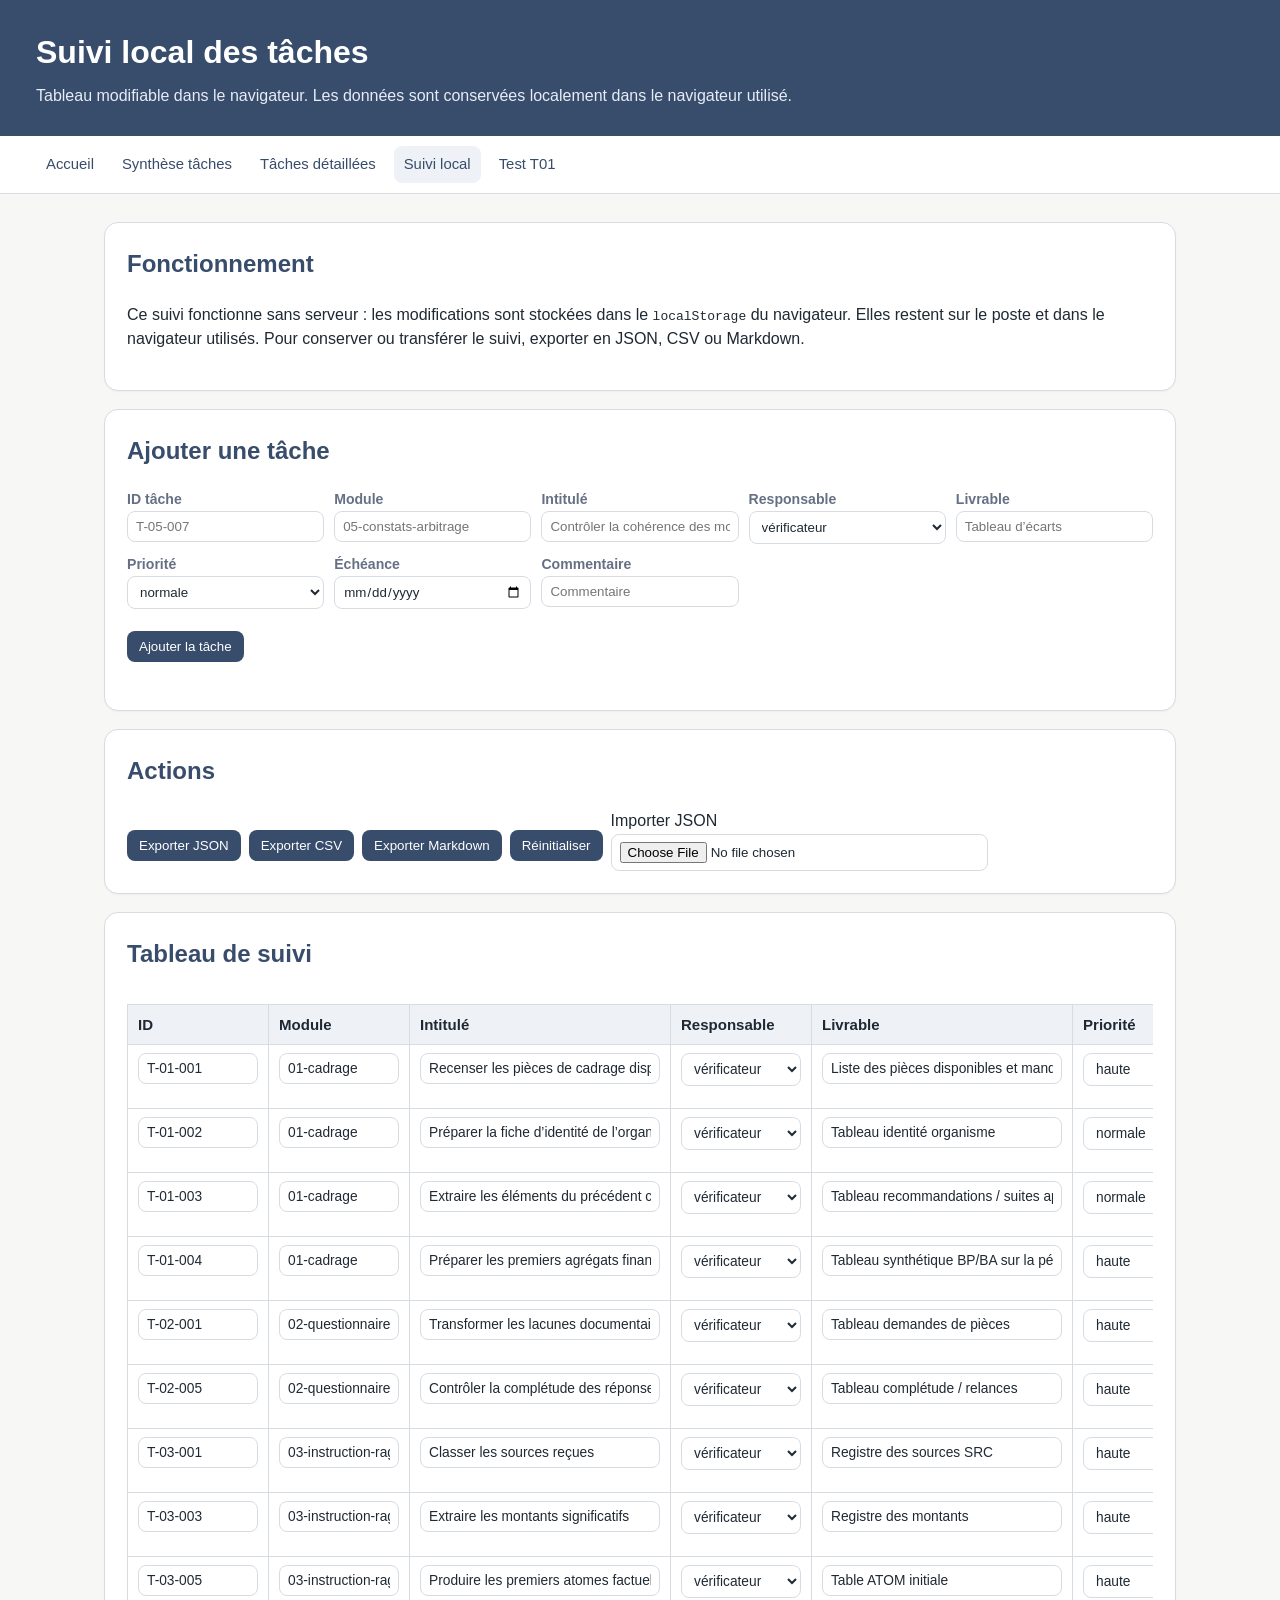
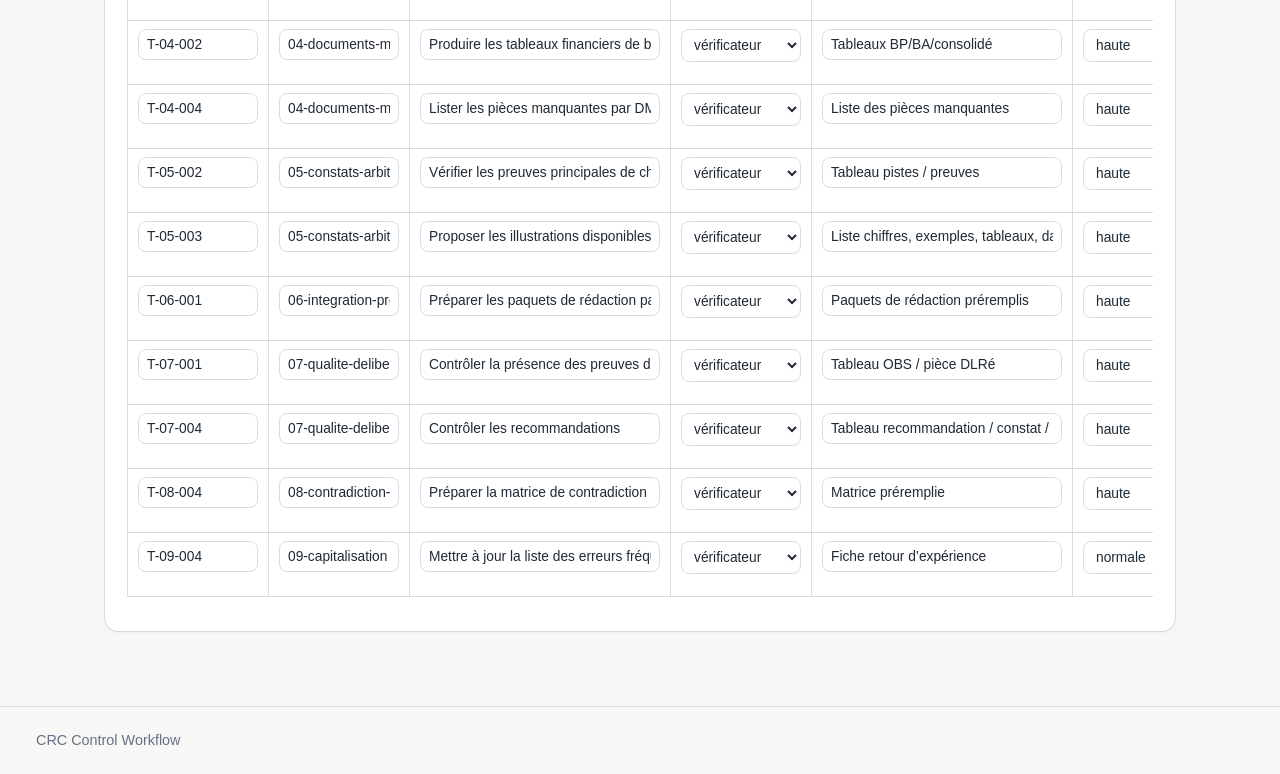
<file: web/taches-suivi.html>
<!doctype html>
<html lang="fr">
<head>
  <meta charset="utf-8">
  <meta name="viewport" content="width=device-width, initial-scale=1">
  <title>Suivi local des tâches</title>
  <link rel="stylesheet" href="../assets/css/style.css">
  <script src="../assets/js/app.js" defer></script>
</head>
<body>
<header>
  <h1>Suivi local des tâches</h1>
  <p>Tableau modifiable dans le navigateur. Les données sont conservées localement dans le navigateur utilisé.</p>
</header>
<nav>
  <a href="../index.html">Accueil</a>
  <a href="taches.html">Synthèse tâches</a>
  <a href="taches-detail.html">Tâches détaillées</a>
  <a class="active" href="taches-suivi.html">Suivi local</a>
  <a href="tests-t01.html">Test T01</a>
</nav>
<main>
<section class="card">
  <h2>Fonctionnement</h2>
  <p>Ce suivi fonctionne sans serveur : les modifications sont stockées dans le <code>localStorage</code> du navigateur. Elles restent sur le poste et dans le navigateur utilisés. Pour conserver ou transférer le suivi, exporter en JSON, CSV ou Markdown.</p>
</section>

<section class="card">
  <h2>Ajouter une tâche</h2>
  <div class="form-grid">
    <label>ID tâche<input id="new-id" placeholder="T-05-007"></label>
    <label>Module<input id="new-module" placeholder="05-constats-arbitrage"></label>
    <label>Intitulé<input id="new-title" placeholder="Contrôler la cohérence des montants"></label>
    <label>Responsable<select id="new-owner"><option>vérificateur</option><option>rapporteur</option><option>binôme</option><option>président de section</option><option>ministère public</option><option>autre</option></select></label>
    <label>Livrable<input id="new-deliverable" placeholder="Tableau d’écarts"></label>
    <label>Priorité<select id="new-priority"><option>haute</option><option selected>normale</option><option>basse</option></select></label>
    <label>Échéance<input id="new-due" type="date"></label>
    <label>Commentaire<input id="new-comment" placeholder="Commentaire"></label>
  </div>
  <p><button class="copy" onclick="addTask()">Ajouter la tâche</button></p>
</section>

<section class="card">
  <h2>Actions</h2>
  <div class="toolbar">
    <button class="copy" onclick="exportTasks('json')">Exporter JSON</button>
    <button class="copy" onclick="exportTasks('csv')">Exporter CSV</button>
    <button class="copy" onclick="exportTasks('md')">Exporter Markdown</button>
    <button class="copy" onclick="resetTasks()">Réinitialiser</button>
    <label>Importer JSON<input type="file" accept="application/json,.json" onchange="importTasksFromFile(this)"></label>
  </div>
</section>

<section class="card">
  <h2>Tableau de suivi</h2>
  <div class="table-wrap">
    <table>
      <thead>
        <tr><th>ID</th><th>Module</th><th>Intitulé</th><th>Responsable</th><th>Livrable</th><th>Priorité</th><th>Statut</th><th>Échéance</th><th>Commentaire</th><th>Action</th></tr>
      </thead>
      <tbody id="tasks-body"></tbody>
    </table>
  </div>
</section>
</main>
<footer>CRC Control Workflow</footer>
</body>
</html>
</file>
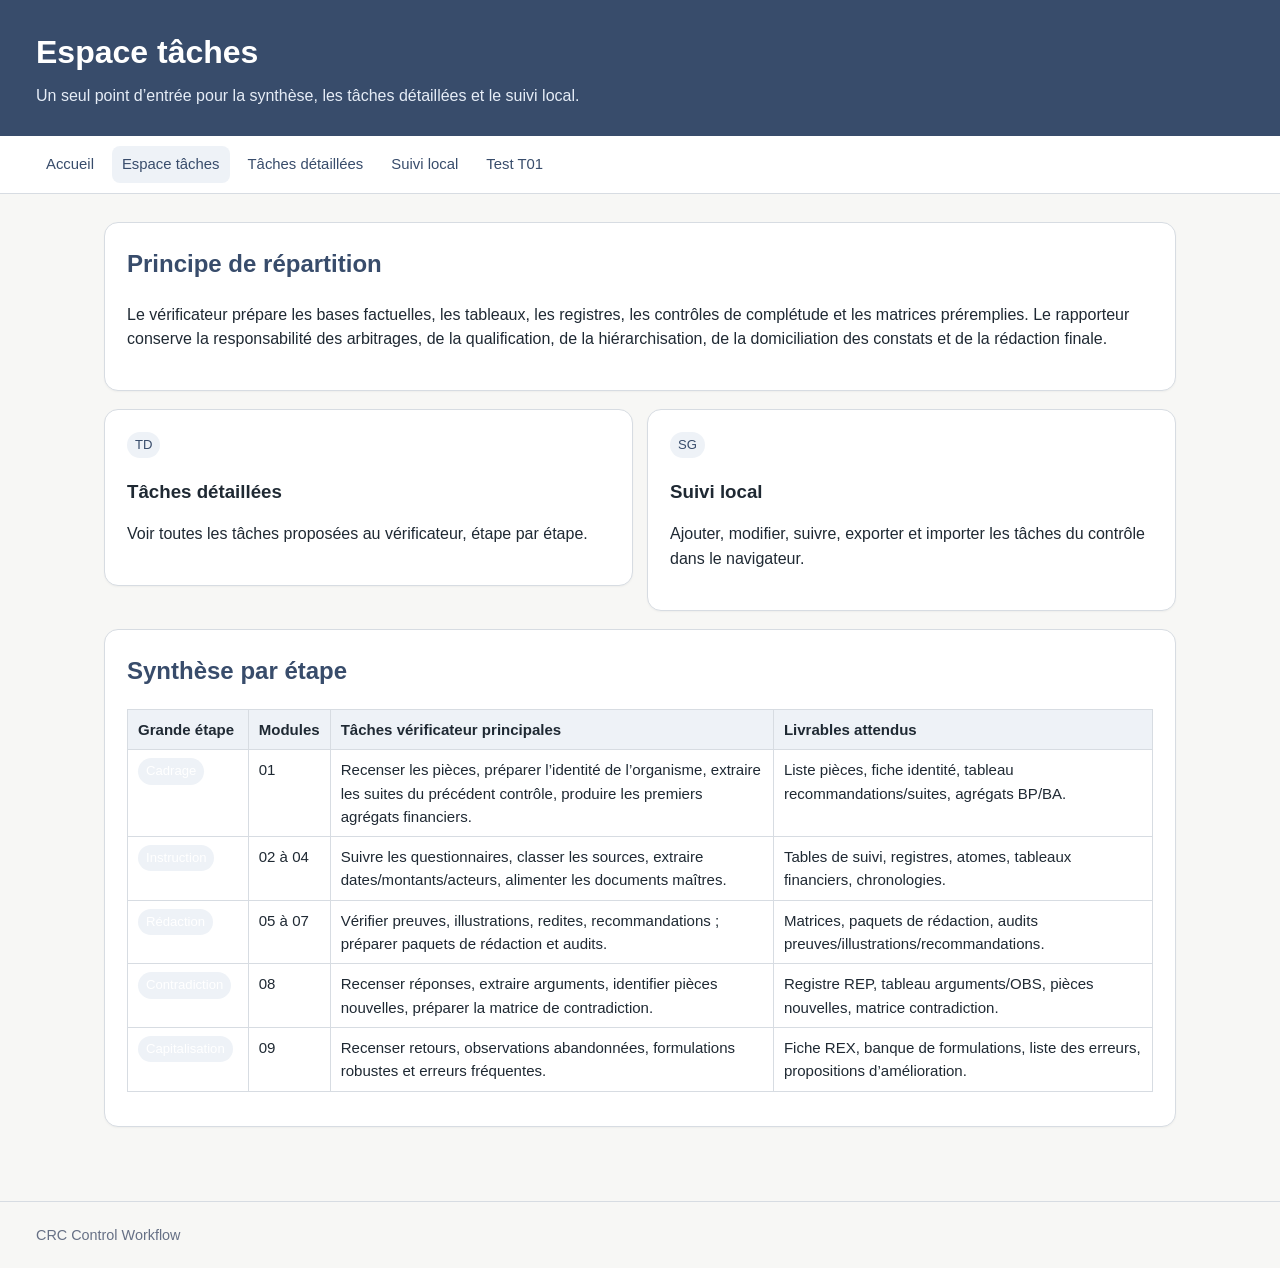
<file: web/taches.html>
<!doctype html><html lang="fr"><head><meta charset="utf-8"><meta name="viewport" content="width=device-width, initial-scale=1"><title>Espace tâches</title><link rel="stylesheet" href="../assets/css/style.css"></head><body><header><h1>Espace tâches</h1><p>Un seul point d’entrée pour la synthèse, les tâches détaillées et le suivi local.</p></header><nav><a href="../index.html">Accueil</a><a class="active" href="taches.html">Espace tâches</a><a href="taches-detail.html">Tâches détaillées</a><a href="taches-suivi.html">Suivi local</a><a href="tests-t01.html">Test T01</a></nav><main><section class="card"><h2>Principe de répartition</h2><p>Le vérificateur prépare les bases factuelles, les tableaux, les registres, les contrôles de complétude et les matrices préremplies. Le rapporteur conserve la responsabilité des arbitrages, de la qualification, de la hiérarchisation, de la domiciliation des constats et de la rédaction finale.</p></section><section class="grid"><a class="module-link" href="taches-detail.html"><div class="card"><span class="badge">TD</span><h3>Tâches détaillées</h3><p>Voir toutes les tâches proposées au vérificateur, étape par étape.</p></div></a><a class="module-link" href="taches-suivi.html"><div class="card"><span class="badge">SG</span><h3>Suivi local</h3><p>Ajouter, modifier, suivre, exporter et importer les tâches du contrôle dans le navigateur.</p></div></a></section><section class="card"><h2>Synthèse par étape</h2><table><tr><th>Grande étape</th><th>Modules</th><th>Tâches vérificateur principales</th><th>Livrables attendus</th></tr><tr><td><span class="badge cadrage">Cadrage</span></td><td>01</td><td>Recenser les pièces, préparer l’identité de l’organisme, extraire les suites du précédent contrôle, produire les premiers agrégats financiers.</td><td>Liste pièces, fiche identité, tableau recommandations/suites, agrégats BP/BA.</td></tr><tr><td><span class="badge instruction">Instruction</span></td><td>02 à 04</td><td>Suivre les questionnaires, classer les sources, extraire dates/montants/acteurs, alimenter les documents maîtres.</td><td>Tables de suivi, registres, atomes, tableaux financiers, chronologies.</td></tr><tr><td><span class="badge redaction">Rédaction</span></td><td>05 à 07</td><td>Vérifier preuves, illustrations, redites, recommandations ; préparer paquets de rédaction et audits.</td><td>Matrices, paquets de rédaction, audits preuves/illustrations/recommandations.</td></tr><tr><td><span class="badge contradiction">Contradiction</span></td><td>08</td><td>Recenser réponses, extraire arguments, identifier pièces nouvelles, préparer la matrice de contradiction.</td><td>Registre REP, tableau arguments/OBS, pièces nouvelles, matrice contradiction.</td></tr><tr><td><span class="badge capitalisation">Capitalisation</span></td><td>09</td><td>Recenser retours, observations abandonnées, formulations robustes et erreurs fréquentes.</td><td>Fiche REX, banque de formulations, liste des erreurs, propositions d’amélioration.</td></tr></table></section></main><footer>CRC Control Workflow</footer></body></html>
</file>
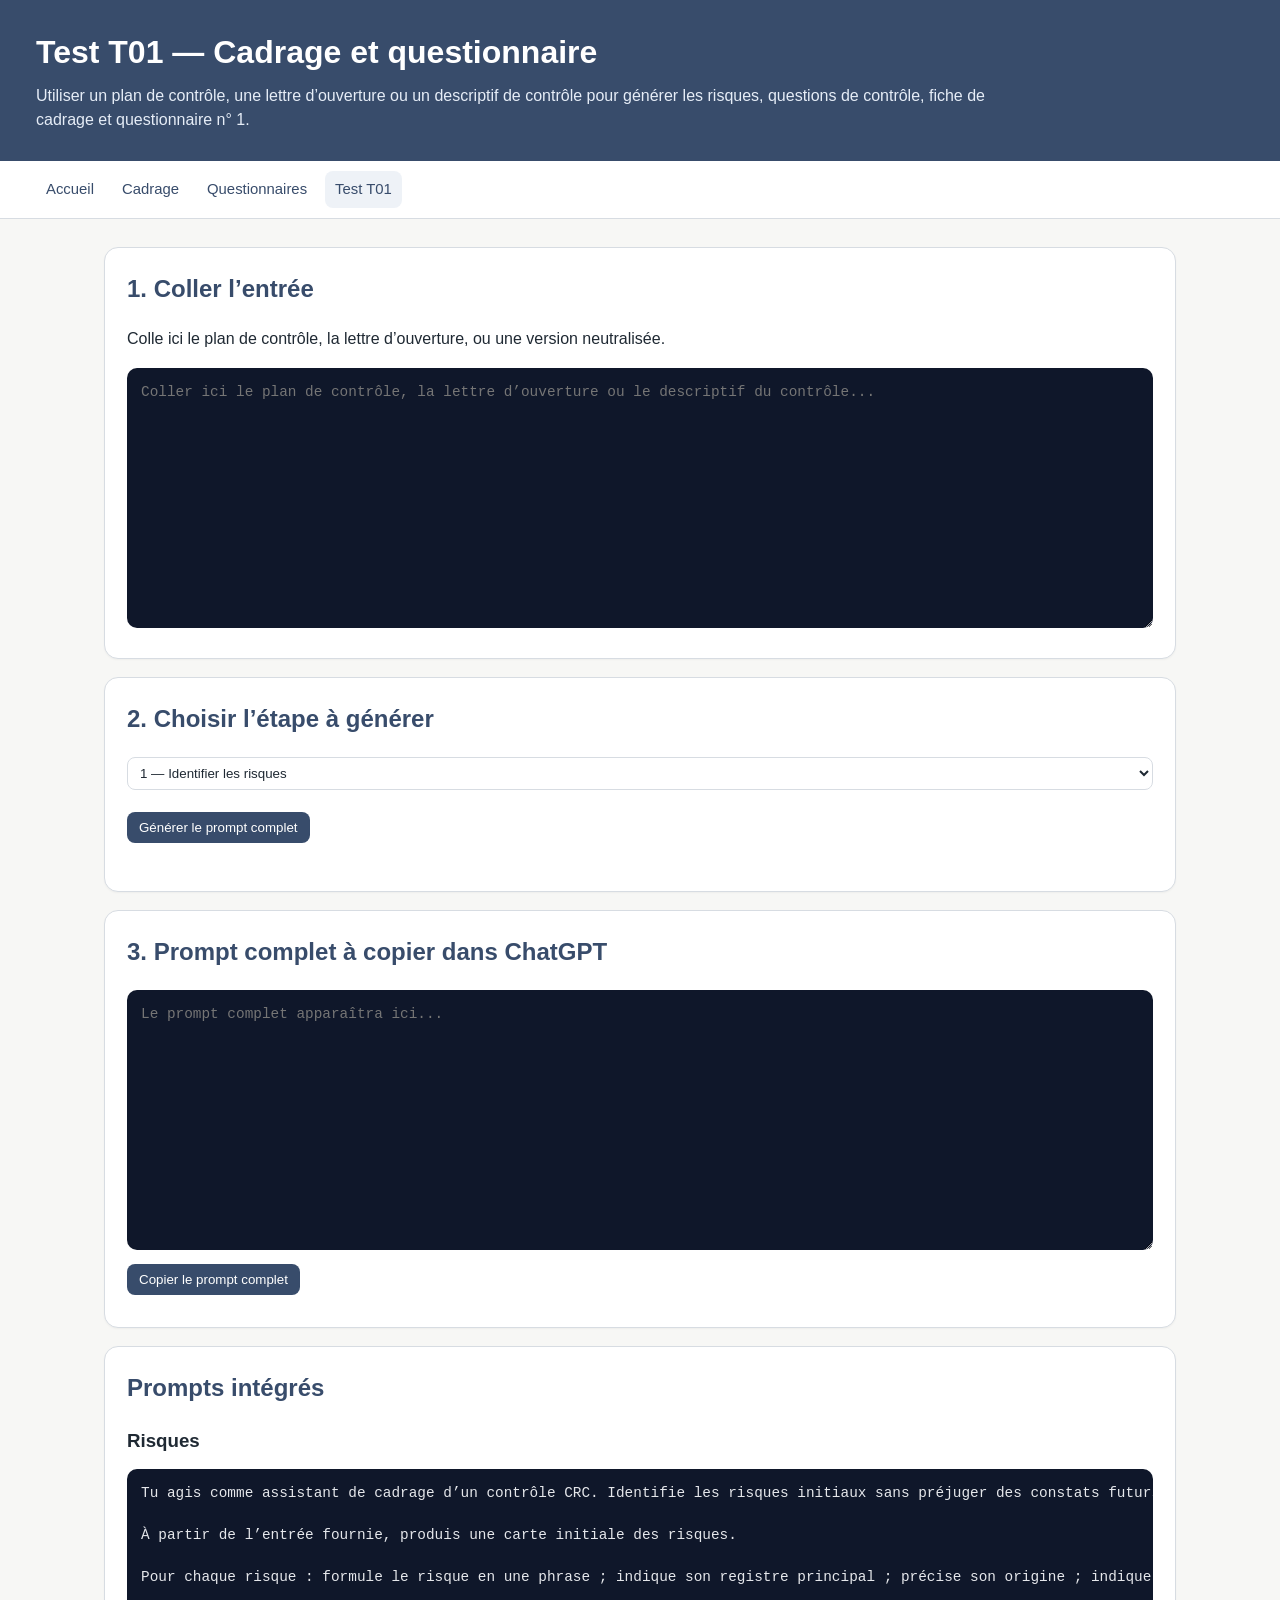
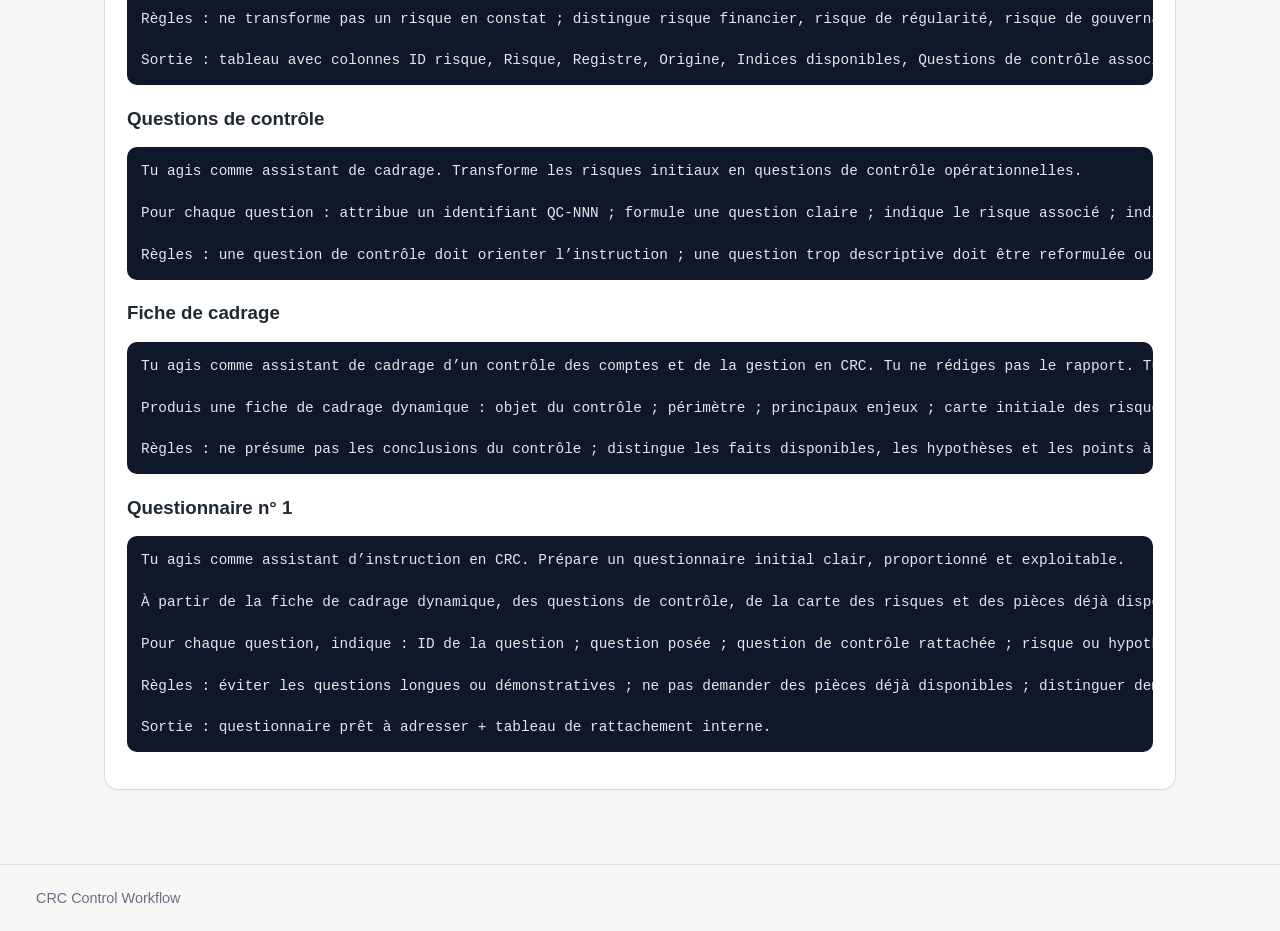
<file: web/tests-t01.html>
<!doctype html><html lang="fr"><head><meta charset="utf-8"><meta name="viewport" content="width=device-width, initial-scale=1"><title>Test T01</title><link rel="stylesheet" href="../assets/css/style.css"><script src="../assets/js/app.js" defer></script></head><body><header><h1>Test T01 — Cadrage et questionnaire</h1><p>Utiliser un plan de contrôle, une lettre d’ouverture ou un descriptif de contrôle pour générer les risques, questions de contrôle, fiche de cadrage et questionnaire n° 1.</p></header><nav><a href="../index.html">Accueil</a><a href="01-cadrage.html">Cadrage</a><a href="02-questionnaires.html">Questionnaires</a><a class="active" href="tests-t01.html">Test T01</a></nav><main><section class="card"><h2>1. Coller l’entrée</h2><p>Colle ici le plan de contrôle, la lettre d’ouverture, ou une version neutralisée.</p><textarea id="t01-input" placeholder="Coller ici le plan de contrôle, la lettre d’ouverture ou le descriptif du contrôle..."></textarea></section><section class="card"><h2>2. Choisir l’étape à générer</h2><select id="t01-step"><option value="risques">1 — Identifier les risques</option><option value="qc">2 — Générer les questions de contrôle</option><option value="cadrage">3 — Produire la fiche de cadrage dynamique</option><option value="q1">4 — Générer le questionnaire n° 1</option></select><p><button class="copy" onclick="generateT01()">Générer le prompt complet</button></p></section><section class="card"><h2>3. Prompt complet à copier dans ChatGPT</h2><textarea id="t01-output" placeholder="Le prompt complet apparaîtra ici..."></textarea><button class="copy" data-copy="t01-output" onclick="copyText('t01-output')">Copier le prompt complet</button></section><section class="card"><h2>Prompts intégrés</h2><h3>Risques</h3><pre id="prompt-risques">Tu agis comme assistant de cadrage d’un contrôle CRC. Identifie les risques initiaux sans préjuger des constats futurs.

À partir de l’entrée fournie, produis une carte initiale des risques.

Pour chaque risque : formule le risque en une phrase ; indique son registre principal ; précise son origine ; indique les indices disponibles ; propose les questions de contrôle associées ; indique les pièces ou données nécessaires ; qualifie la priorité.

Règles : ne transforme pas un risque en constat ; distingue risque financier, risque de régularité, risque de gouvernance, risque de performance et risque de soutenabilité ; signale les risques séduisants mais trop faibles ou hors champ ; propose un nombre limité de risques centraux.

Sortie : tableau avec colonnes ID risque, Risque, Registre, Origine, Indices disponibles, Questions de contrôle associées, Pièces nécessaires, Priorité.</pre><h3>Questions de contrôle</h3><pre id="prompt-qc">Tu agis comme assistant de cadrage. Transforme les risques initiaux en questions de contrôle opérationnelles.

Pour chaque question : attribue un identifiant QC-NNN ; formule une question claire ; indique le risque associé ; indique l’hypothèse à tester ; précise les données ou pièces nécessaires ; propose le mode de vérification ; qualifie la priorité.

Règles : une question de contrôle doit orienter l’instruction ; une question trop descriptive doit être reformulée ou écartée ; limite les questions centrales ; ne confonds pas question de contrôle et question de questionnaire.</pre><h3>Fiche de cadrage</h3><pre id="prompt-cadrage">Tu agis comme assistant de cadrage d’un contrôle des comptes et de la gestion en CRC. Tu ne rédiges pas le rapport. Tu aides à transformer les premiers éléments disponibles en stratégie d’instruction.

Produis une fiche de cadrage dynamique : objet du contrôle ; périmètre ; principaux enjeux ; carte initiale des risques ; questions de contrôle ; hypothèses à tester ; données et pièces nécessaires ; points à exclure ou à maintenir en vigilance ; premiers entretiens utiles ; conséquences pour le questionnaire n° 1.

Règles : ne présume pas les conclusions du contrôle ; distingue les faits disponibles, les hypothèses et les points à vérifier ; classe les risques selon quatre niveaux : central, utile, secondaire, hors champ ; signale les prudences juridiques ou probatoires.</pre><h3>Questionnaire n° 1</h3><pre id="prompt-q1">Tu agis comme assistant d’instruction en CRC. Prépare un questionnaire initial clair, proportionné et exploitable.

À partir de la fiche de cadrage dynamique, des questions de contrôle, de la carte des risques et des pièces déjà disponibles, produis un questionnaire n° 1 structuré, limité aux pièces et informations nécessaires au démarrage du contrôle.

Pour chaque question, indique : ID de la question ; question posée ; question de contrôle rattachée ; risque ou hypothèse concerné ; type de réponse attendu ; format attendu ; priorité.

Règles : éviter les questions longues ou démonstratives ; ne pas demander des pièces déjà disponibles ; distinguer demandes de pièces, demandes de données et demandes d’explication ; préférer les tableaux exploitables aux réponses narratives lorsque des données sont attendues ; adopter une formulation neutre et non accusatoire.

Sortie : questionnaire prêt à adresser + tableau de rattachement interne.</pre></section></main><footer>CRC Control Workflow</footer></body></html>
</file>
<file: assets/css/style.css>
:root {
  --bg: #f7f7f5;
  --panel: #ffffff;
  --ink: #1f2933;
  --muted: #667085;
  --line: #d7dce2;
  --accent: #384c6b;
  --accent-2: #eef2f7;
  --code: #0f172a;
  --c-socle: #394867;
  --c-cadrage: #2f6f73;
  --c-instruction: #8a5a22;
  --c-redaction: #6b4c9a;
  --c-contradiction: #9a3f3f;
  --c-capitalisation: #4f6f35;
}

* { box-sizing: border-box; }

body {
  margin: 0;
  font-family: Arial, Helvetica, sans-serif;
  background: var(--bg);
  color: var(--ink);
  line-height: 1.55;
}

header {
  background: var(--accent);
  color: white;
  padding: 28px 36px;
}

header h1 { margin: 0 0 6px 0; font-size: 2rem; }
header p { margin: 0; max-width: 980px; color: #e6edf7; }

nav {
  background: #ffffff;
  border-bottom: 1px solid var(--line);
  padding: 10px 36px;
  display: flex;
  flex-wrap: wrap;
  gap: 8px;
  position: sticky;
  top: 0;
  z-index: 10;
}

nav a {
  color: var(--accent);
  text-decoration: none;
  padding: 7px 10px;
  border-radius: 8px;
  font-size: 0.93rem;
}

nav a:hover, nav a.active { background: var(--accent-2); }

main {
  max-width: 1120px;
  margin: 0 auto;
  padding: 28px 24px 56px;
}

.card {
  background: var(--panel);
  border: 1px solid var(--line);
  border-radius: 14px;
  padding: 22px;
  margin: 0 0 18px 0;
  box-shadow: 0 1px 2px rgba(0,0,0,0.04);
}

.grid {
  display: grid;
  grid-template-columns: repeat(auto-fit, minmax(250px, 1fr));
  gap: 14px;
}

.stage {
  border-left: 7px solid var(--accent);
}

.stage h2 {
  display: flex;
  align-items: center;
  gap: 8px;
}

.stage-socle { border-left-color: var(--c-socle); }
.stage-cadrage { border-left-color: var(--c-cadrage); }
.stage-instruction { border-left-color: var(--c-instruction); }
.stage-redaction { border-left-color: var(--c-redaction); }
.stage-contradiction { border-left-color: var(--c-contradiction); }
.stage-capitalisation { border-left-color: var(--c-capitalisation); }

.stage-label {
  display: inline-block;
  color: white;
  border-radius: 999px;
  padding: 3px 10px;
  font-size: .78rem;
  font-weight: 700;
}

.stage-socle .stage-label, .socle { background: var(--c-socle); }
.stage-cadrage .stage-label, .cadrage { background: var(--c-cadrage); }
.stage-instruction .stage-label, .instruction { background: var(--c-instruction); }
.stage-redaction .stage-label, .redaction { background: var(--c-redaction); }
.stage-contradiction .stage-label, .contradiction { background: var(--c-contradiction); }
.stage-capitalisation .stage-label, .capitalisation { background: var(--c-capitalisation); }

h2 { margin-top: 0; color: var(--accent); }
h3 { margin-bottom: 8px; }

.kicker {
  text-transform: uppercase;
  letter-spacing: .06em;
  font-size: .78rem;
  color: var(--muted);
  font-weight: 700;
}

.module-link {
  display: block;
  text-decoration: none;
  color: inherit;
}

.module-link .card:hover {
  border-color: var(--accent);
  transform: translateY(-1px);
  transition: .12s ease;
}

table {
  width: 100%;
  border-collapse: collapse;
  margin: 12px 0;
  font-size: .94rem;
}

th, td {
  border: 1px solid var(--line);
  padding: 8px 10px;
  vertical-align: top;
}

th { background: var(--accent-2); text-align: left; }

pre, textarea {
  width: 100%;
  background: var(--code);
  color: #e5e7eb;
  border: 0;
  border-radius: 10px;
  padding: 14px;
  overflow: auto;
  font-size: .9rem;
  line-height: 1.45;
}

textarea { min-height: 260px; resize: vertical; font-family: Consolas, Monaco, monospace; }

button.copy {
  background: var(--accent);
  color: white;
  border: 0;
  border-radius: 8px;
  padding: 8px 12px;
  cursor: pointer;
  margin: 6px 0 10px;
}

button.copy:hover { opacity: .9; }

.badge {
  display: inline-block;
  background: var(--accent-2);
  color: var(--accent);
  padding: 3px 8px;
  border-radius: 999px;
  font-size: .82rem;
  margin-right: 5px;
}

.badge.socle, .badge.cadrage, .badge.instruction, .badge.redaction, .badge.contradiction, .badge.capitalisation {
  color: white;
}

footer {
  color: var(--muted);
  border-top: 1px solid var(--line);
  padding: 22px 36px;
  font-size: .9rem;
}

input, select {
  width: 100%;
  border: 1px solid var(--line);
  border-radius: 8px;
  padding: 7px 8px;
  background: #fff;
  color: var(--ink);
  font-family: Arial, Helvetica, sans-serif;
}

.toolbar {
  display: flex;
  flex-wrap: wrap;
  gap: 8px;
  align-items: end;
}

.form-grid {
  display: grid;
  grid-template-columns: repeat(auto-fit, minmax(180px, 1fr));
  gap: 10px;
}

.form-grid label {
  font-size: .88rem;
  color: var(--muted);
  font-weight: 700;
}

.table-wrap { overflow-x: auto; }

#tasks-body input, #tasks-body select {
  min-width: 120px;
  font-size: .86rem;
}

#tasks-body td:nth-child(3) input,
#tasks-body td:nth-child(5) input,
#tasks-body td:nth-child(9) input {
  min-width: 240px;
}
</file>
